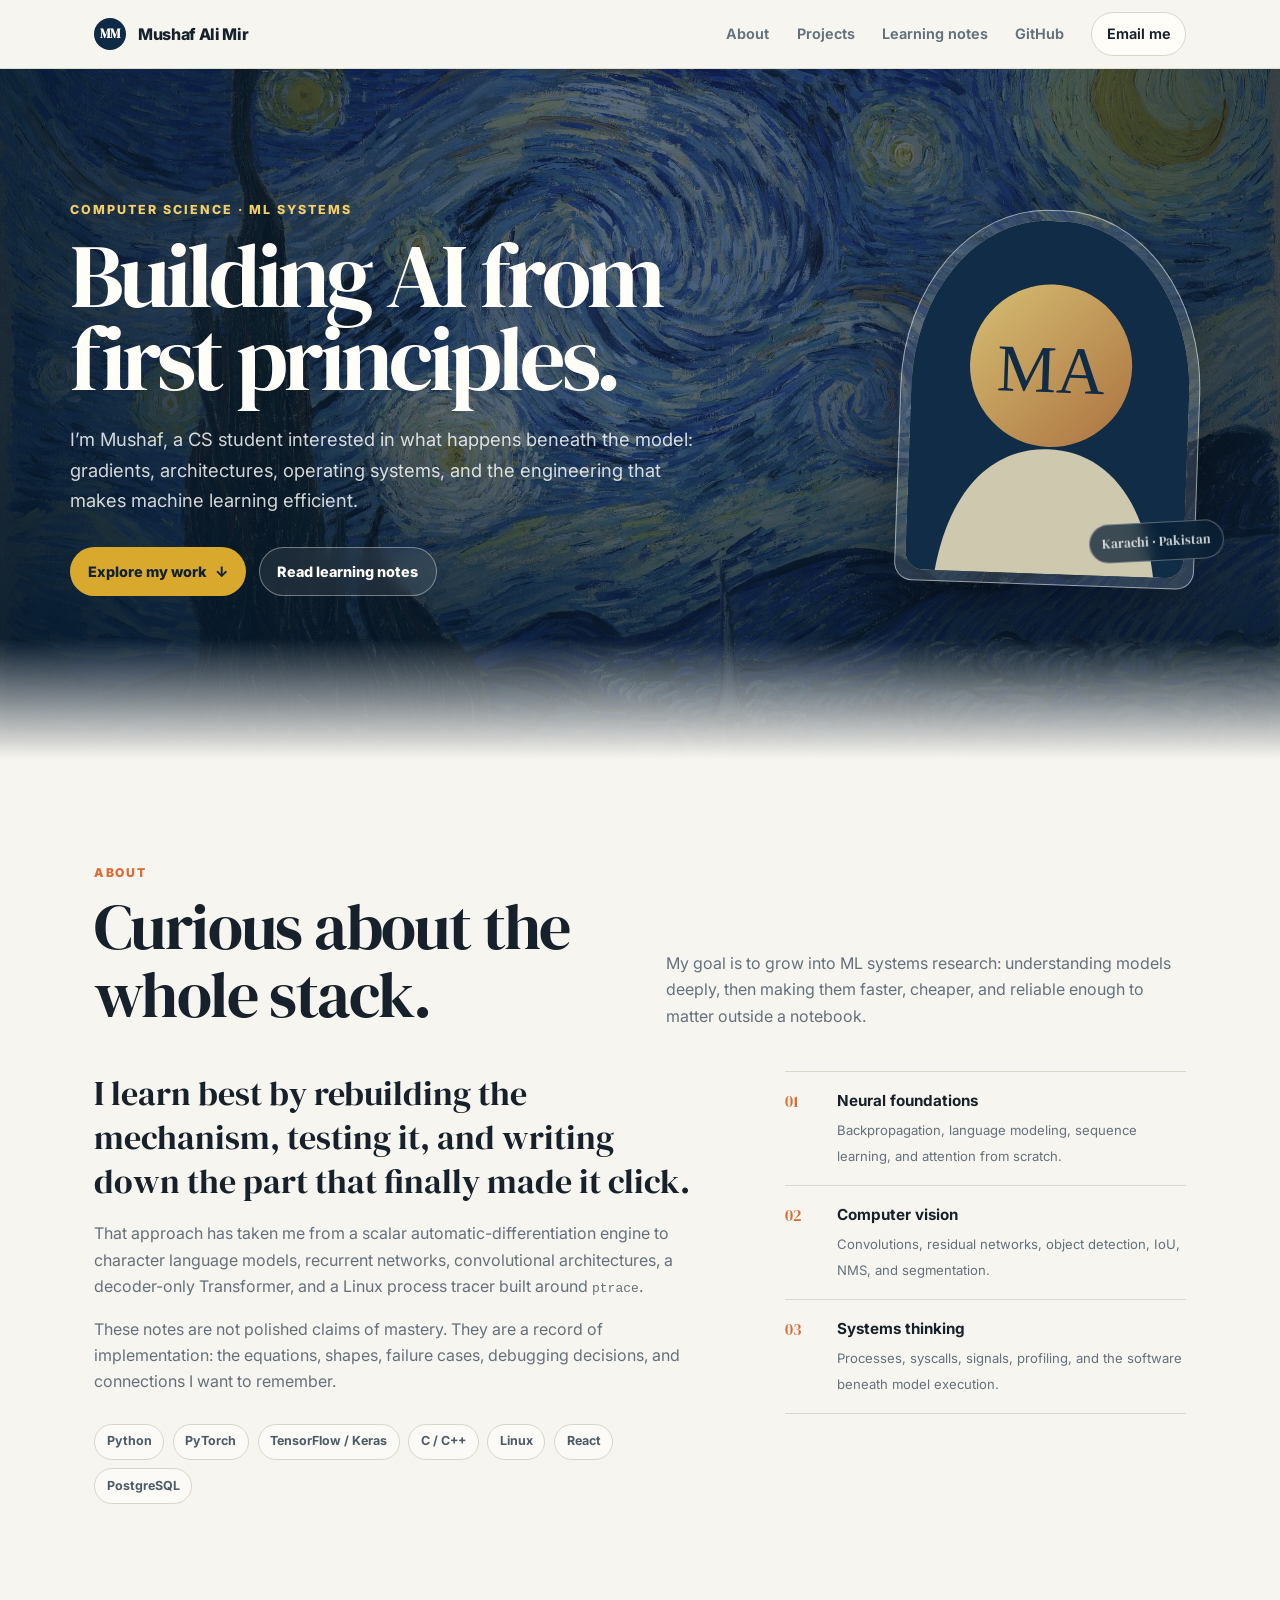
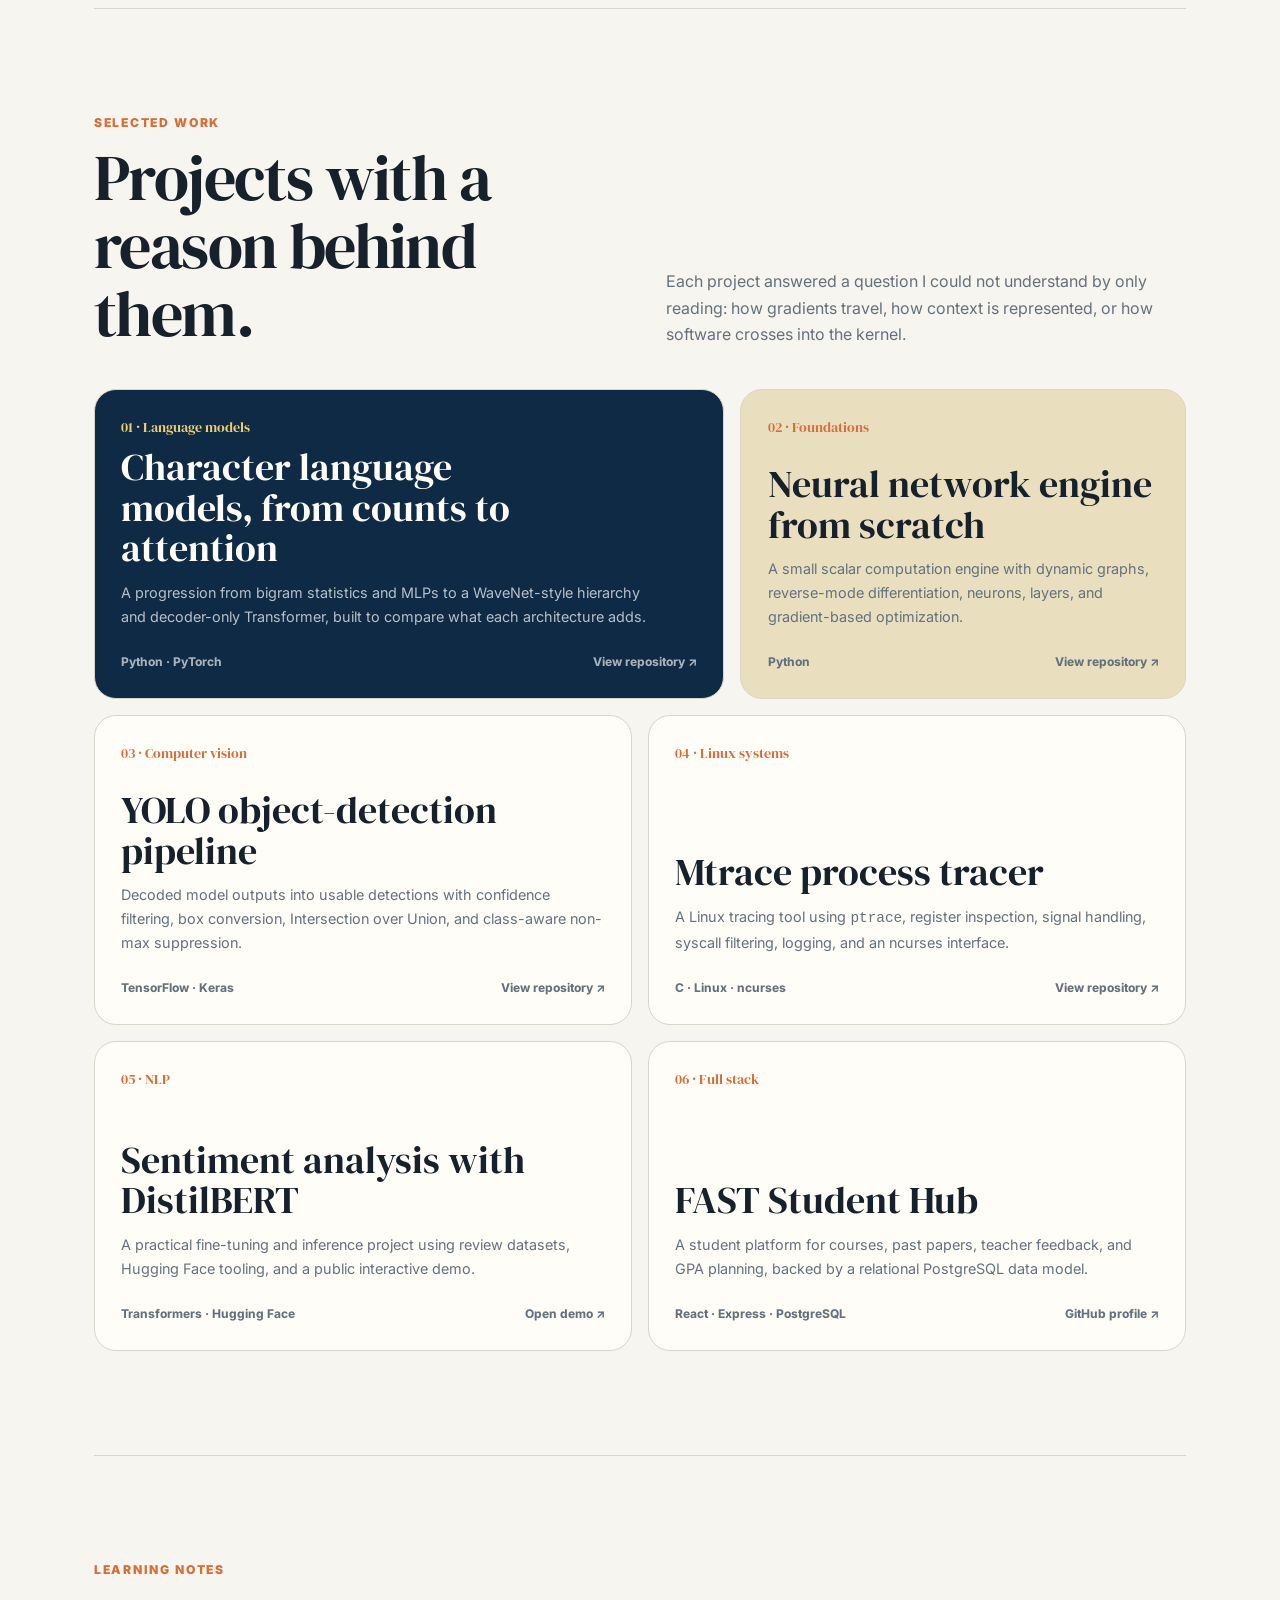
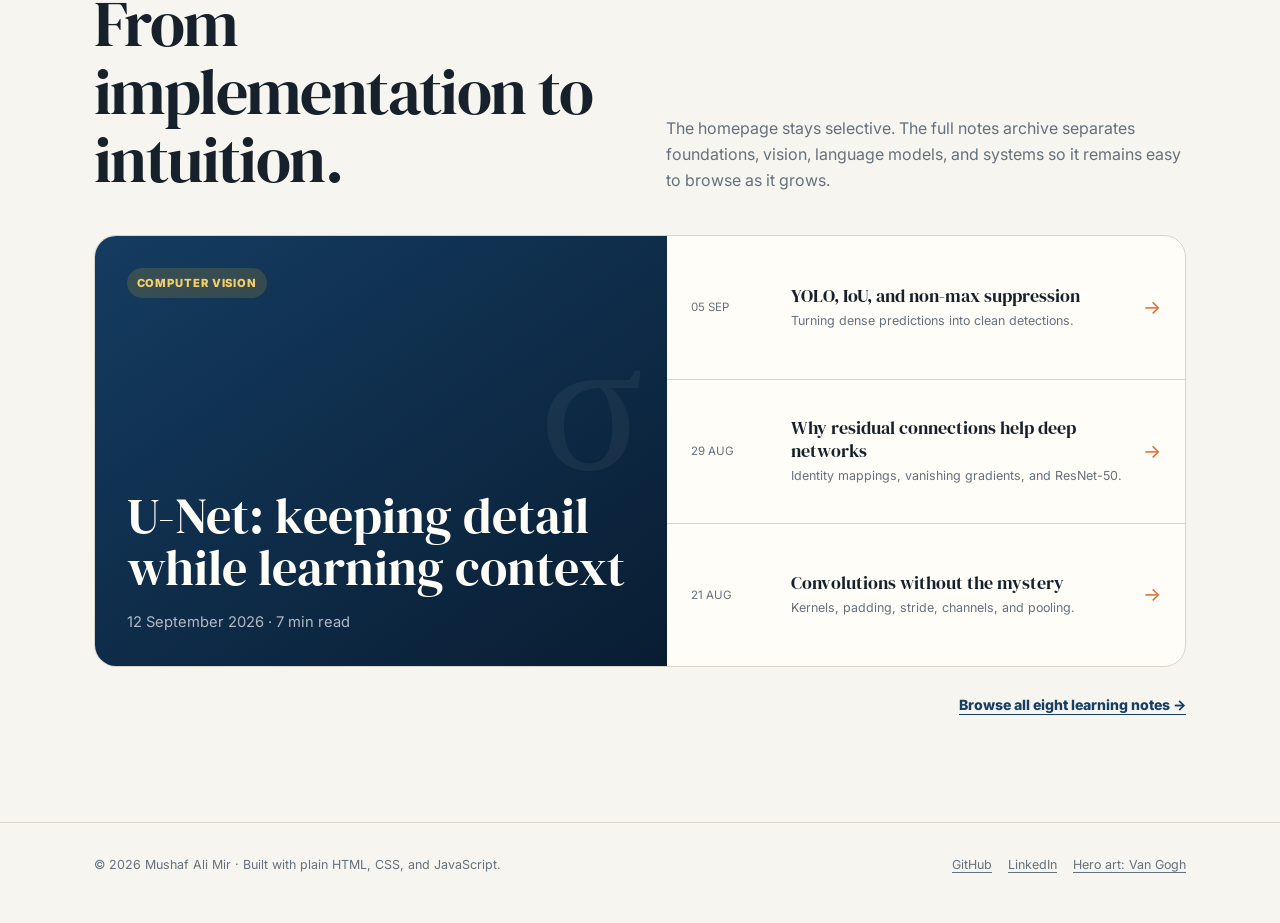
<file: index.html>
<!doctype html>
<html lang="en">
<head>
  <meta charset="utf-8">
  <meta name="viewport" content="width=device-width, initial-scale=1">
  <meta name="description" content="Mushaf Ali Mir — computer science student building toward ML systems research through neural networks, computer vision, and Linux systems projects.">
  <meta name="theme-color" content="#0e2a45">
  <title>Mushaf Ali Mir — ML Systems & Computer Science</title>
  <link rel="preconnect" href="https://fonts.googleapis.com">
  <link rel="preconnect" href="https://fonts.gstatic.com" crossorigin>
  <link href="https://fonts.googleapis.com/css2?family=DM+Serif+Display&family=Inter:wght@400;600;700;800&display=swap" rel="stylesheet">
  <link rel="stylesheet" href="style.css">
  <script src="script.js" defer></script>
</head>
<body>
  <a class="skip-link" href="#main">Skip to content</a>
  <header class="site-nav">
    <nav class="nav-inner" aria-label="Primary navigation">
      <a class="brand" href="index.html"><span class="brand-mark">MM</span><span>Mushaf Ali Mir</span></a>
      <button class="menu-button" type="button" aria-label="Open navigation" aria-expanded="false">☰</button>
      <div class="nav-links">
        <a href="#about">About</a>
        <a href="#projects">Projects</a>
        <a href="blog.html">Learning notes</a>
        <a href="https://github.com/RED-Mushaf-Ali-Mir" target="_blank" rel="noreferrer">GitHub</a>
        <a class="nav-cta" href="mailto:mushafalimir49@gmail.com">Email me</a>
      </div>
    </nav>
  </header>

  <main id="main">
    <section class="hero" aria-labelledby="hero-title">
      <div class="hero-content">
        <div>
          <p class="eyebrow">Computer Science · ML Systems</p>
          <h1 id="hero-title">Building AI from first principles.</h1>
          <p class="hero-copy">I’m Mushaf, a CS student interested in what happens beneath the model: gradients, architectures, operating systems, and the engineering that makes machine learning efficient.</p>
          <div class="hero-actions">
            <a class="button" href="#projects">Explore my work <span aria-hidden="true">↓</span></a>
            <a class="button secondary" href="blog.html">Read learning notes</a>
          </div>
        </div>
        <div class="portrait-wrap">
          <div class="portrait-frame">
            <img src="https://github.com/RED-Mushaf-Ali-Mir.png?size=800" alt="Mushaf Ali Mir" onerror="this.src='assets/profile-placeholder.svg'">
          </div>
          <p class="portrait-note">Karachi · Pakistan</p>
        </div>
      </div>
    </section>

    <div class="page">
      <section class="section" id="about">
        <div class="section-head">
          <div><p class="kicker">About</p><h2>Curious about the whole stack.</h2></div>
          <p class="section-intro">My goal is to grow into ML systems research: understanding models deeply, then making them faster, cheaper, and reliable enough to matter outside a notebook.</p>
        </div>
        <div class="about-grid">
          <div class="about-copy">
            <p class="lead">I learn best by rebuilding the mechanism, testing it, and writing down the part that finally made it click.</p>
            <p>That approach has taken me from a scalar automatic-differentiation engine to character language models, recurrent networks, convolutional architectures, a decoder-only Transformer, and a Linux process tracer built around <code>ptrace</code>.</p>
            <p>These notes are not polished claims of mastery. They are a record of implementation: the equations, shapes, failure cases, debugging decisions, and connections I want to remember.</p>
            <div class="skill-row" aria-label="Technologies">
              <span class="pill">Python</span><span class="pill">PyTorch</span><span class="pill">TensorFlow / Keras</span><span class="pill">C / C++</span><span class="pill">Linux</span><span class="pill">React</span><span class="pill">PostgreSQL</span>
            </div>
          </div>
          <ol class="focus-list">
            <li><span>01</span><div><strong>Neural foundations</strong><small>Backpropagation, language modeling, sequence learning, and attention from scratch.</small></div></li>
            <li><span>02</span><div><strong>Computer vision</strong><small>Convolutions, residual networks, object detection, IoU, NMS, and segmentation.</small></div></li>
            <li><span>03</span><div><strong>Systems thinking</strong><small>Processes, syscalls, signals, profiling, and the software beneath model execution.</small></div></li>
          </ol>
        </div>
      </section>

      <section class="section" id="projects">
        <div class="section-head">
          <div><p class="kicker">Selected work</p><h2>Projects with a reason behind them.</h2></div>
          <p class="section-intro">Each project answered a question I could not understand by only reading: how gradients travel, how context is represented, or how software crosses into the kernel.</p>
        </div>
        <div class="project-list">
          <article class="project-card">
            <span class="project-number">01 · Language models</span>
            <h3>Character language models, from counts to attention</h3>
            <p>A progression from bigram statistics and MLPs to a WaveNet-style hierarchy and decoder-only Transformer, built to compare what each architecture adds.</p>
            <div class="project-meta"><span>Python · PyTorch</span><a class="project-link" href="https://github.com/RED-Mushaf-Ali-Mir/character-language-models-from-scratch" target="_blank" rel="noreferrer">View repository ↗</a></div>
          </article>
          <article class="project-card">
            <span class="project-number">02 · Foundations</span>
            <h3>Neural network engine from scratch</h3>
            <p>A small scalar computation engine with dynamic graphs, reverse-mode differentiation, neurons, layers, and gradient-based optimization.</p>
            <div class="project-meta"><span>Python</span><a class="project-link" href="https://github.com/RED-Mushaf-Ali-Mir/Neural_Net_Implementation" target="_blank" rel="noreferrer">View repository ↗</a></div>
          </article>
          <article class="project-card">
            <span class="project-number">03 · Computer vision</span>
            <h3>YOLO object-detection pipeline</h3>
            <p>Decoded model outputs into usable detections with confidence filtering, box conversion, Intersection over Union, and class-aware non-max suppression.</p>
            <div class="project-meta"><span>TensorFlow · Keras</span><a class="project-link" href="https://github.com/RED-Mushaf-Ali-Mir/YOLO-TensorFlow-Object-Detection" target="_blank" rel="noreferrer">View repository ↗</a></div>
          </article>
          <article class="project-card">
            <span class="project-number">04 · Linux systems</span>
            <h3>Mtrace process tracer</h3>
            <p>A Linux tracing tool using <code>ptrace</code>, register inspection, signal handling, syscall filtering, logging, and an ncurses interface.</p>
            <div class="project-meta"><span>C · Linux · ncurses</span><a class="project-link" href="https://github.com/RED-Mushaf-Ali-Mir/Custom-Process-Tracer-With-Ptrace-Mtrace-" target="_blank" rel="noreferrer">View repository ↗</a></div>
          </article>
          <article class="project-card">
            <span class="project-number">05 · NLP</span>
            <h3>Sentiment analysis with DistilBERT</h3>
            <p>A practical fine-tuning and inference project using review datasets, Hugging Face tooling, and a public interactive demo.</p>
            <div class="project-meta"><span>Transformers · Hugging Face</span><a class="project-link" href="https://huggingface.co/spaces/RED-MARK" target="_blank" rel="noreferrer">Open demo ↗</a></div>
          </article>
          <article class="project-card">
            <span class="project-number">06 · Full stack</span>
            <h3>FAST Student Hub</h3>
            <p>A student platform for courses, past papers, teacher feedback, and GPA planning, backed by a relational PostgreSQL data model.</p>
            <div class="project-meta"><span>React · Express · PostgreSQL</span><a class="project-link" href="https://github.com/RED-Mushaf-Ali-Mir" target="_blank" rel="noreferrer">GitHub profile ↗</a></div>
          </article>
        </div>
      </section>

      <section class="section" id="notes">
        <div class="section-head">
          <div><p class="kicker">Learning notes</p><h2>From implementation to intuition.</h2></div>
          <p class="section-intro">The homepage stays selective. The full notes archive separates foundations, vision, language models, and systems so it remains easy to browse as it grows.</p>
        </div>
        <div class="blog-preview">
          <a class="featured-post" href="posts/unet.html">
            <span class="post-tag">Computer vision</span>
            <h3>U-Net: keeping detail while learning context</h3>
            <p>12 September 2026 · 7 min read</p>
          </a>
          <div class="post-list">
            <a class="post-row" href="posts/yolo.html"><span class="post-date">05 Sep</span><span><h3>YOLO, IoU, and non-max suppression</h3><p>Turning dense predictions into clean detections.</p></span><span class="arrow">→</span></a>
            <a class="post-row" href="posts/resnet.html"><span class="post-date">29 Aug</span><span><h3>Why residual connections help deep networks</h3><p>Identity mappings, vanishing gradients, and ResNet-50.</p></span><span class="arrow">→</span></a>
            <a class="post-row" href="posts/cnn-foundations.html"><span class="post-date">21 Aug</span><span><h3>Convolutions without the mystery</h3><p>Kernels, padding, stride, channels, and pooling.</p></span><span class="arrow">→</span></a>
          </div>
        </div>
        <div class="section-action"><a class="text-link" href="blog.html">Browse all eight learning notes →</a></div>
      </section>
    </div>
  </main>

  <footer class="site-footer">
    <div class="footer-inner">
      <span>© 2026 Mushaf Ali Mir · Built with plain HTML, CSS, and JavaScript.</span>
      <div class="footer-links"><a href="https://github.com/RED-Mushaf-Ali-Mir">GitHub</a><a href="https://www.linkedin.com/in/mushaf-ali-mir-6a32b6295">LinkedIn</a><a href="https://www.wikiart.org/en/vincent-van-gogh/the-starry-night-1889">Hero art: Van Gogh</a></div>
    </div>
  </footer>
</body>
</html>
</file>
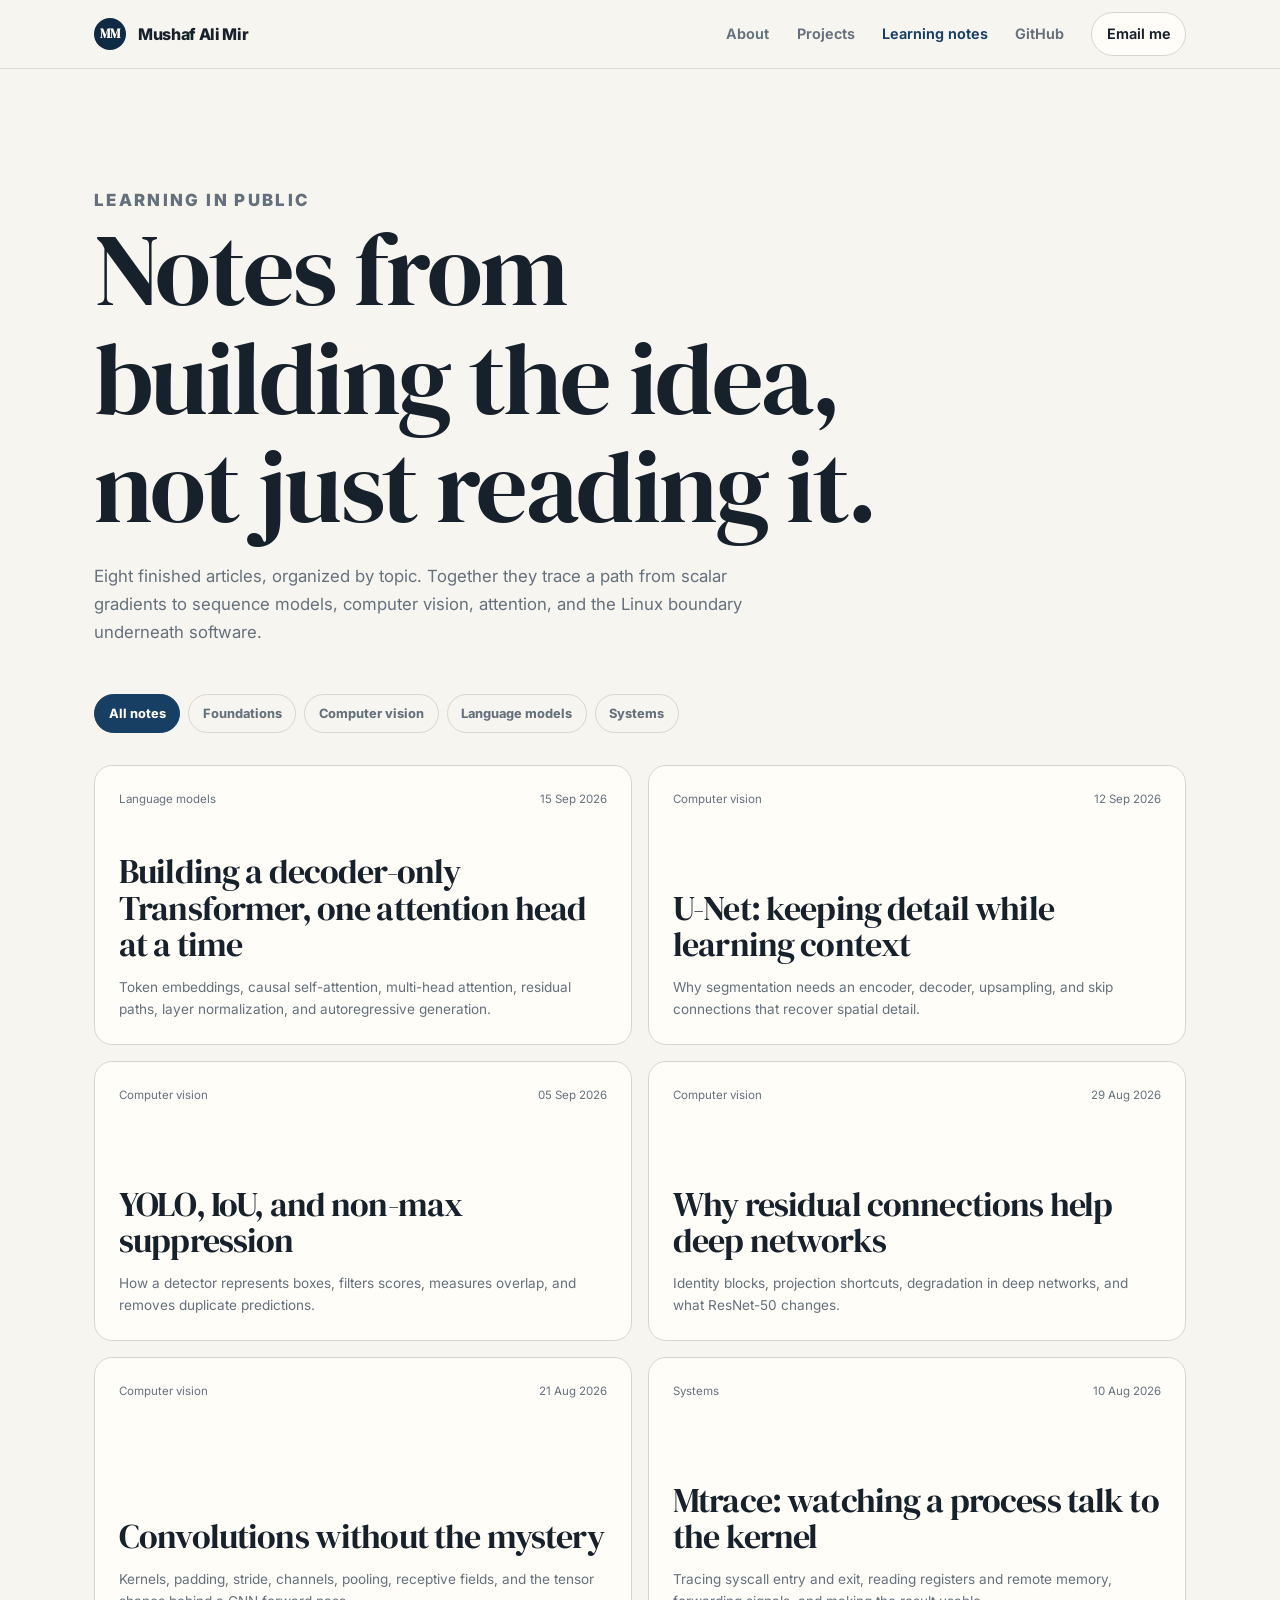
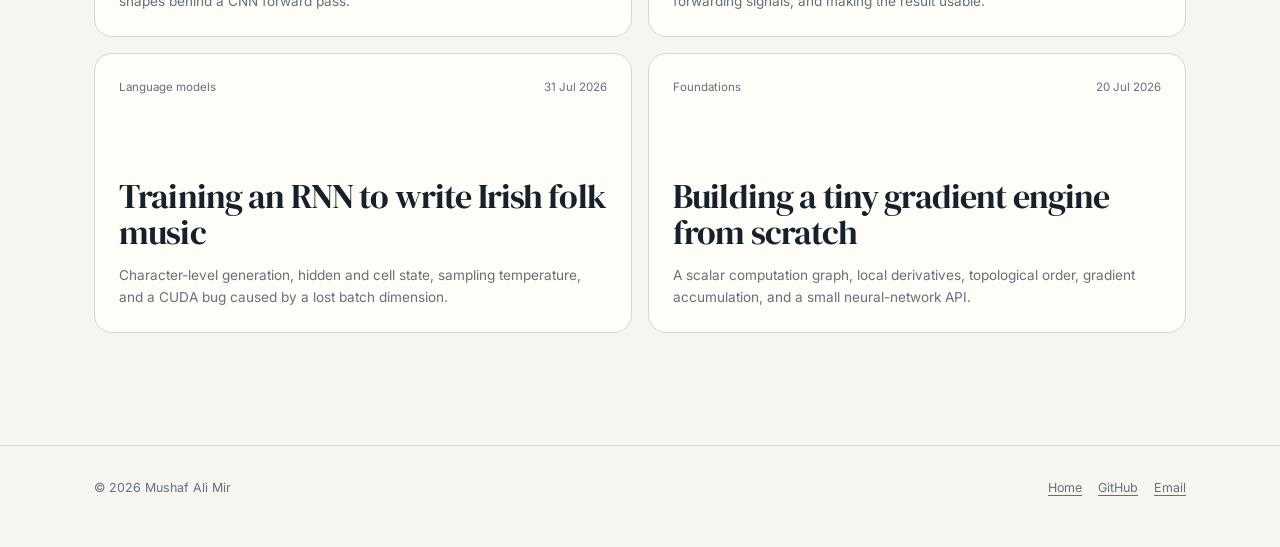
<file: blog.html>
<!doctype html>
<html lang="en">
<head>
  <meta charset="utf-8"><meta name="viewport" content="width=device-width, initial-scale=1">
  <meta name="description" content="Technical learning notes by Mushaf Ali Mir on neural networks, computer vision, language models, and Linux systems.">
  <title>Learning Notes — Mushaf Ali Mir</title>
  <link rel="preconnect" href="https://fonts.googleapis.com"><link rel="preconnect" href="https://fonts.gstatic.com" crossorigin>
  <link href="https://fonts.googleapis.com/css2?family=DM+Serif+Display&family=Inter:wght@400;600;700;800&display=swap" rel="stylesheet">
  <link rel="stylesheet" href="style.css"><script src="script.js" defer></script>
</head>
<body>
  <a class="skip-link" href="#main">Skip to content</a>
  <header class="site-nav"><nav class="nav-inner" aria-label="Primary navigation">
    <a class="brand" href="index.html"><span class="brand-mark">MM</span><span>Mushaf Ali Mir</span></a>
    <button class="menu-button" type="button" aria-label="Open navigation" aria-expanded="false">☰</button>
    <div class="nav-links"><a href="index.html#about">About</a><a href="index.html#projects">Projects</a><a href="blog.html" aria-current="page">Learning notes</a><a href="https://github.com/RED-Mushaf-Ali-Mir">GitHub</a><a class="nav-cta" href="mailto:mushafalimir49@gmail.com">Email me</a></div>
  </nav></header>
  <main id="main">
    <header class="notes-hero"><p class="kicker">Learning in public</p><h1 class="page-title">Notes from building the idea, not just reading it.</h1><p>Eight finished articles, organized by topic. Together they trace a path from scalar gradients to sequence models, computer vision, attention, and the Linux boundary underneath software.</p></header>
    <div class="filters" aria-label="Filter articles">
      <button class="filter active" type="button" data-filter="all">All notes</button>
      <button class="filter" type="button" data-filter="foundations">Foundations</button>
      <button class="filter" type="button" data-filter="vision">Computer vision</button>
      <button class="filter" type="button" data-filter="language">Language models</button>
      <button class="filter" type="button" data-filter="systems">Systems</button>
    </div>
    <section class="notes-grid" aria-label="Article list">
      <a class="note-card" data-topic="language" href="posts/transformer.html"><div class="meta"><span>Language models</span><time datetime="2026-09-15">15 Sep 2026</time></div><h2>Building a decoder-only Transformer, one attention head at a time</h2><p>Token embeddings, causal self-attention, multi-head attention, residual paths, layer normalization, and autoregressive generation.</p></a>
      <a class="note-card" data-topic="vision" href="posts/unet.html"><div class="meta"><span>Computer vision</span><time datetime="2026-09-12">12 Sep 2026</time></div><h2>U-Net: keeping detail while learning context</h2><p>Why segmentation needs an encoder, decoder, upsampling, and skip connections that recover spatial detail.</p></a>
      <a class="note-card" data-topic="vision" href="posts/yolo.html"><div class="meta"><span>Computer vision</span><time datetime="2026-09-05">05 Sep 2026</time></div><h2>YOLO, IoU, and non-max suppression</h2><p>How a detector represents boxes, filters scores, measures overlap, and removes duplicate predictions.</p></a>
      <a class="note-card" data-topic="vision" href="posts/resnet.html"><div class="meta"><span>Computer vision</span><time datetime="2026-08-29">29 Aug 2026</time></div><h2>Why residual connections help deep networks</h2><p>Identity blocks, projection shortcuts, degradation in deep networks, and what ResNet-50 changes.</p></a>
      <a class="note-card" data-topic="vision" href="posts/cnn-foundations.html"><div class="meta"><span>Computer vision</span><time datetime="2026-08-21">21 Aug 2026</time></div><h2>Convolutions without the mystery</h2><p>Kernels, padding, stride, channels, pooling, receptive fields, and the tensor shapes behind a CNN forward pass.</p></a>
      <a class="note-card" data-topic="systems" href="posts/mini-strace.html"><div class="meta"><span>Systems</span><time datetime="2026-08-10">10 Aug 2026</time></div><h2>Mtrace: watching a process talk to the kernel</h2><p>Tracing syscall entry and exit, reading registers and remote memory, forwarding signals, and making the result usable.</p></a>
      <a class="note-card" data-topic="language" href="posts/RNN-MusicGenerator.html"><div class="meta"><span>Language models</span><time datetime="2026-07-31">31 Jul 2026</time></div><h2>Training an RNN to write Irish folk music</h2><p>Character-level generation, hidden and cell state, sampling temperature, and a CUDA bug caused by a lost batch dimension.</p></a>
      <a class="note-card" data-topic="foundations" href="posts/micrograd.html"><div class="meta"><span>Foundations</span><time datetime="2026-07-20">20 Jul 2026</time></div><h2>Building a tiny gradient engine from scratch</h2><p>A scalar computation graph, local derivatives, topological order, gradient accumulation, and a small neural-network API.</p></a>
    </section>
  </main>
  <footer class="site-footer"><div class="footer-inner"><span>© 2026 Mushaf Ali Mir</span><div class="footer-links"><a href="index.html">Home</a><a href="https://github.com/RED-Mushaf-Ali-Mir">GitHub</a><a href="mailto:mushafalimir49@gmail.com">Email</a></div></div></footer>
</body>
</html>
</file>
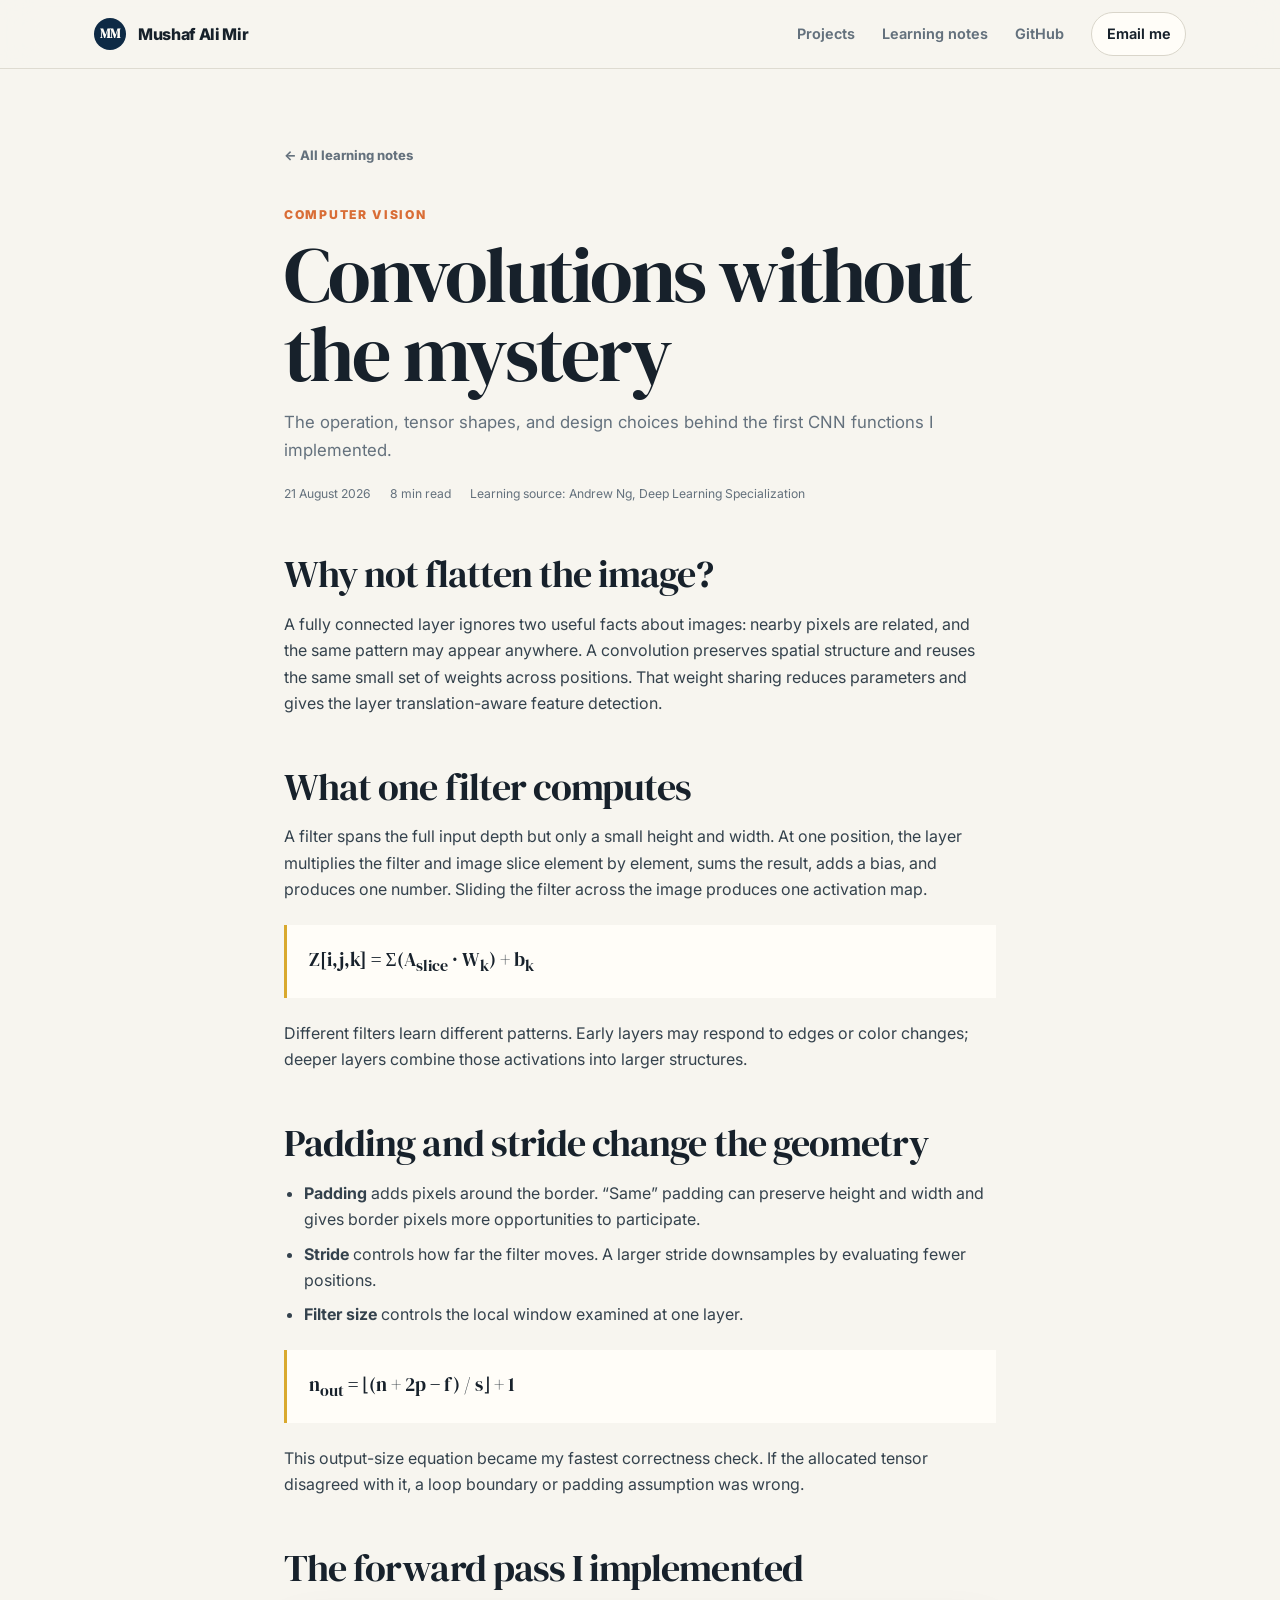
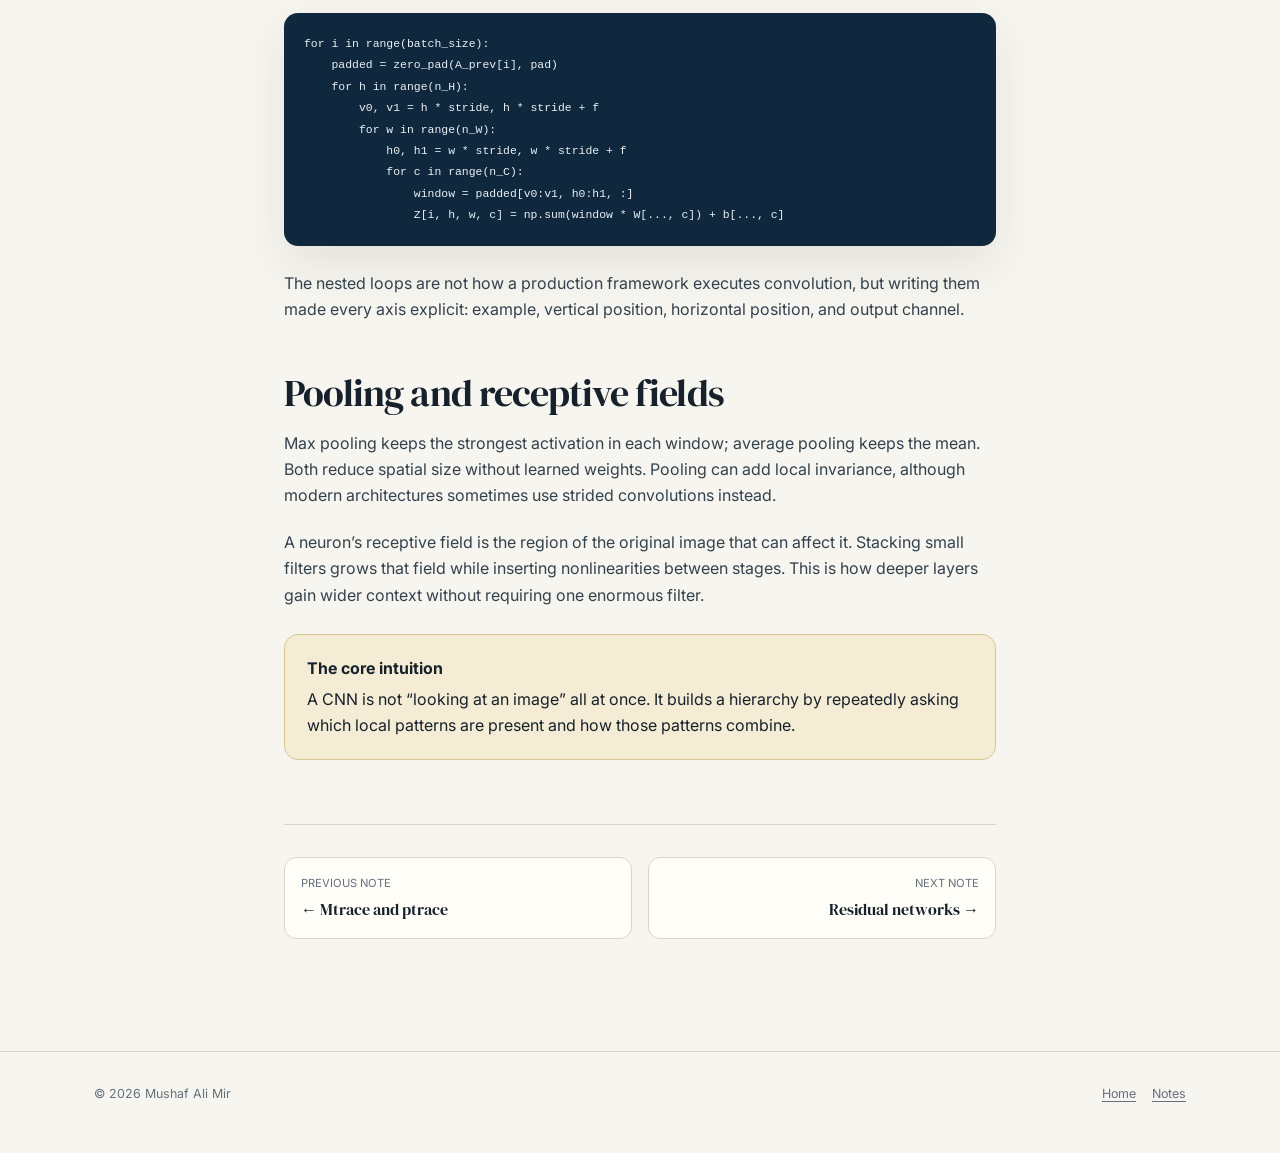
<file: posts/cnn-foundations.html>
<!doctype html><html lang="en"><head><meta charset="utf-8"><meta name="viewport" content="width=device-width, initial-scale=1"><meta name="description" content="CNN foundations: convolution, padding, stride, channels, pooling, receptive fields, and tensor shapes."><title>Convolutions without the mystery — Mushaf Ali Mir</title><link rel="preconnect" href="https://fonts.googleapis.com"><link rel="preconnect" href="https://fonts.gstatic.com" crossorigin><link href="https://fonts.googleapis.com/css2?family=DM+Serif+Display&family=Inter:wght@400;600;700;800&display=swap" rel="stylesheet"><link rel="stylesheet" href="../style.css"><script src="../script.js" defer></script></head>
<body><header class="site-nav"><nav class="nav-inner"><a class="brand" href="../index.html"><span class="brand-mark">MM</span><span>Mushaf Ali Mir</span></a><button class="menu-button" type="button" aria-label="Open navigation" aria-expanded="false">☰</button><div class="nav-links"><a href="../index.html#projects">Projects</a><a href="../blog.html">Learning notes</a><a href="https://github.com/RED-Mushaf-Ali-Mir">GitHub</a><a class="nav-cta" href="mailto:mushafalimir49@gmail.com">Email me</a></div></nav></header>
<main class="article-shell"><a class="back-link" href="../blog.html">← All learning notes</a><article><header class="article-header"><p class="kicker">Computer vision</p><h1>Convolutions without the mystery</h1><p class="article-deck">The operation, tensor shapes, and design choices behind the first CNN functions I implemented.</p><div class="article-meta"><time datetime="2026-08-21">21 August 2026</time><span>8 min read</span><span>Learning source: Andrew Ng, Deep Learning Specialization</span></div></header>
<div class="article-body"><h2>Why not flatten the image?</h2><p>A fully connected layer ignores two useful facts about images: nearby pixels are related, and the same pattern may appear anywhere. A convolution preserves spatial structure and reuses the same small set of weights across positions. That weight sharing reduces parameters and gives the layer translation-aware feature detection.</p>
<h2>What one filter computes</h2><p>A filter spans the full input depth but only a small height and width. At one position, the layer multiplies the filter and image slice element by element, sums the result, adds a bias, and produces one number. Sliding the filter across the image produces one activation map.</p><div class="formula">Z[i,j,k] = Σ(A<sub>slice</sub> · W<sub>k</sub>) + b<sub>k</sub></div><p>Different filters learn different patterns. Early layers may respond to edges or color changes; deeper layers combine those activations into larger structures.</p>
<h2>Padding and stride change the geometry</h2><ul><li><strong>Padding</strong> adds pixels around the border. “Same” padding can preserve height and width and gives border pixels more opportunities to participate.</li><li><strong>Stride</strong> controls how far the filter moves. A larger stride downsamples by evaluating fewer positions.</li><li><strong>Filter size</strong> controls the local window examined at one layer.</li></ul><div class="formula">n<sub>out</sub> = ⌊(n + 2p − f) / s⌋ + 1</div><p>This output-size equation became my fastest correctness check. If the allocated tensor disagreed with it, a loop boundary or padding assumption was wrong.</p>
<h2>The forward pass I implemented</h2><pre><code>for i in range(batch_size):
    padded = zero_pad(A_prev[i], pad)
    for h in range(n_H):
        v0, v1 = h * stride, h * stride + f
        for w in range(n_W):
            h0, h1 = w * stride, w * stride + f
            for c in range(n_C):
                window = padded[v0:v1, h0:h1, :]
                Z[i, h, w, c] = np.sum(window * W[..., c]) + b[..., c]</code></pre><p>The nested loops are not how a production framework executes convolution, but writing them made every axis explicit: example, vertical position, horizontal position, and output channel.</p>
<h2>Pooling and receptive fields</h2><p>Max pooling keeps the strongest activation in each window; average pooling keeps the mean. Both reduce spatial size without learned weights. Pooling can add local invariance, although modern architectures sometimes use strided convolutions instead.</p><p>A neuron’s receptive field is the region of the original image that can affect it. Stacking small filters grows that field while inserting nonlinearities between stages. This is how deeper layers gain wider context without requiring one enormous filter.</p>
<div class="callout"><strong>The core intuition</strong>A CNN is not “looking at an image” all at once. It builds a hierarchy by repeatedly asking which local patterns are present and how those patterns combine.</div>
<nav class="article-nav"><a href="mini-strace.html"><small>Previous note</small><strong>← Mtrace and ptrace</strong></a><a href="resnet.html"><small>Next note</small><strong>Residual networks →</strong></a></nav></div></article></main><footer class="site-footer"><div class="footer-inner"><span>© 2026 Mushaf Ali Mir</span><div class="footer-links"><a href="../index.html">Home</a><a href="../blog.html">Notes</a></div></div></footer></body></html>
</file>
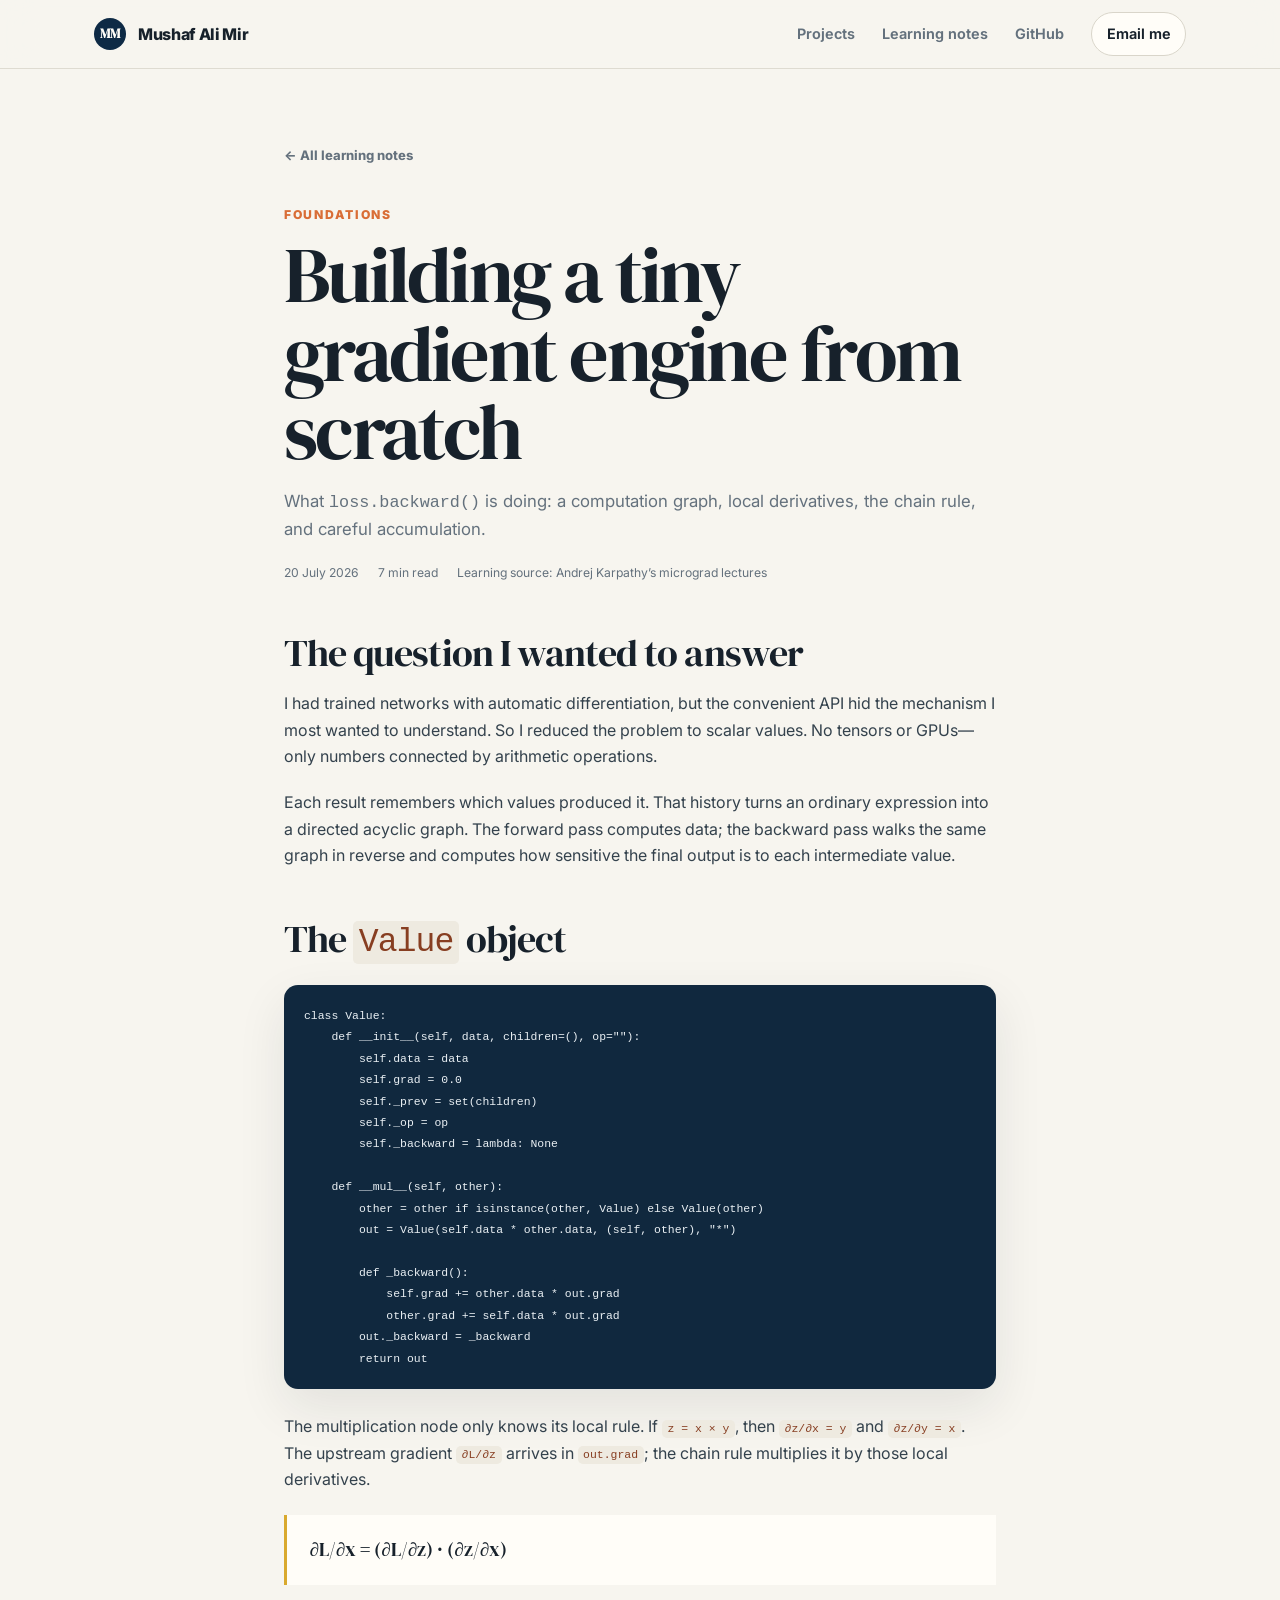
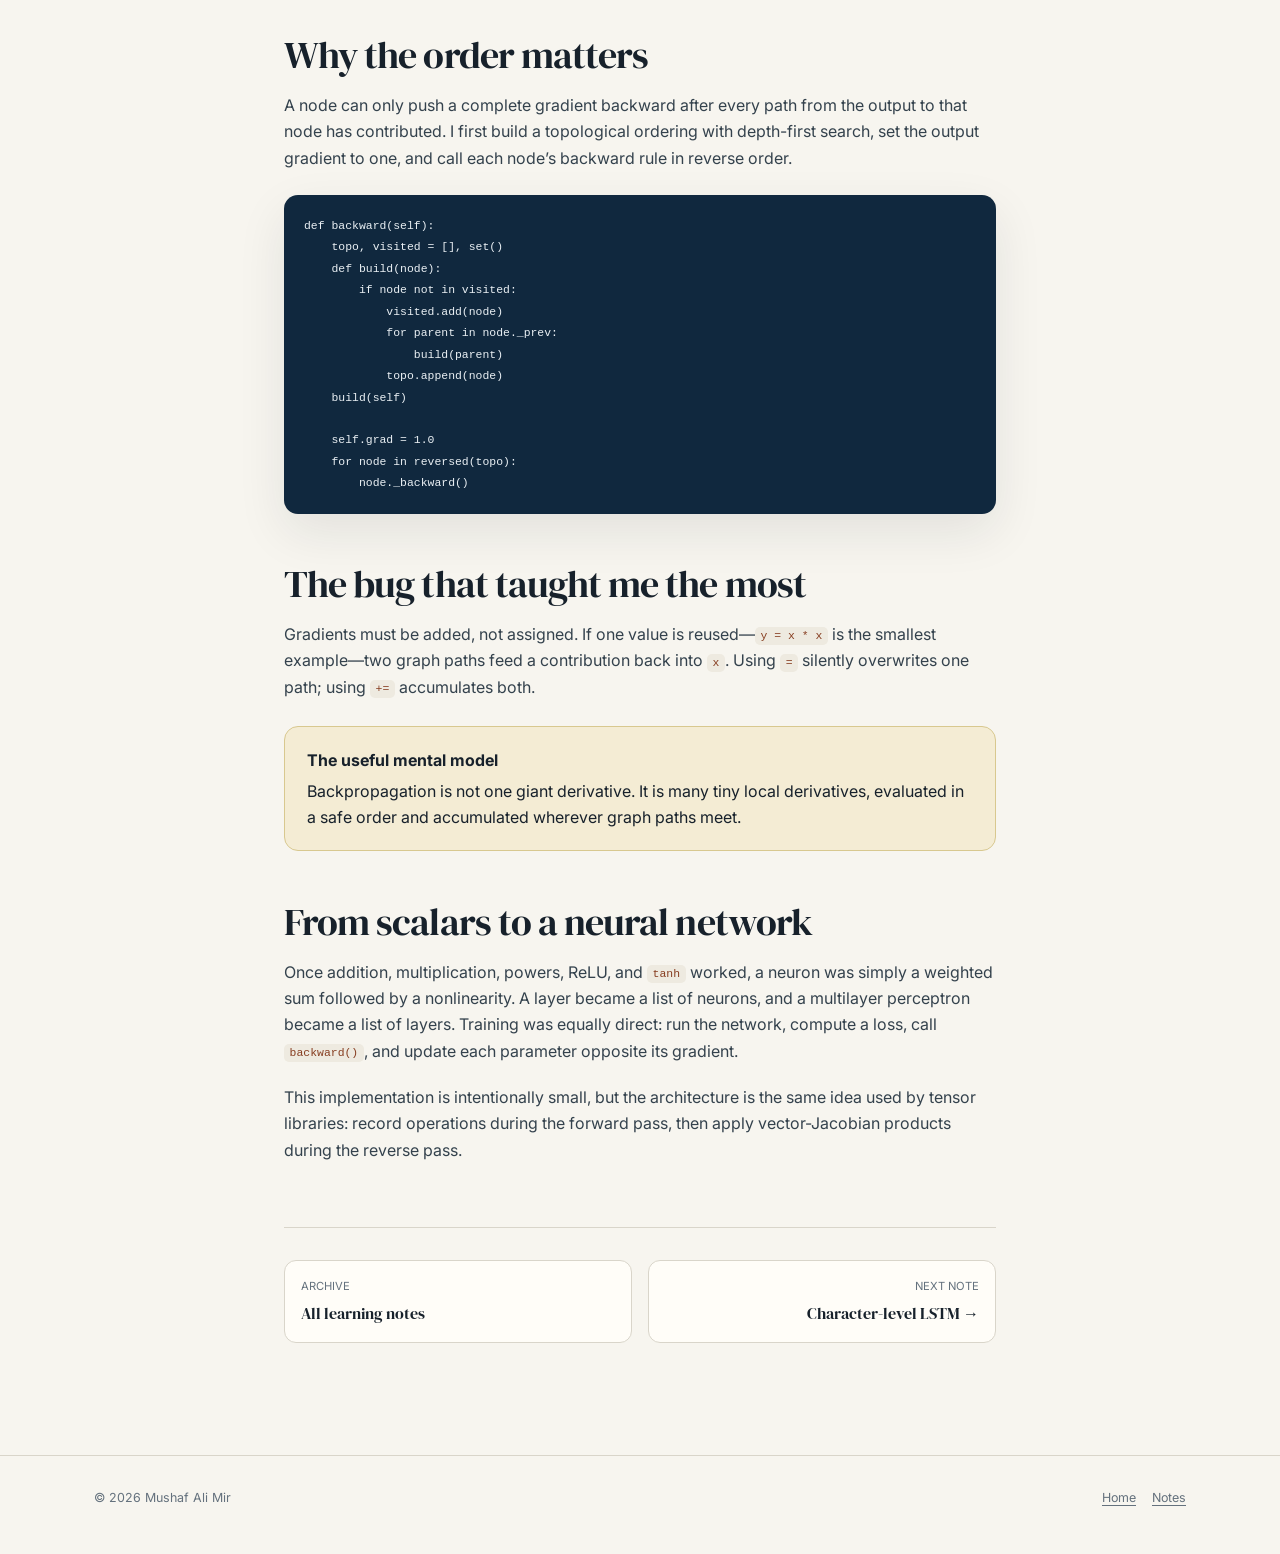
<file: posts/micrograd.html>
<!doctype html><html lang="en"><head><meta charset="utf-8"><meta name="viewport" content="width=device-width, initial-scale=1"><meta name="description" content="A practical explanation of reverse-mode automatic differentiation through a tiny scalar engine."><title>Building a tiny gradient engine — Mushaf Ali Mir</title><link rel="preconnect" href="https://fonts.googleapis.com"><link rel="preconnect" href="https://fonts.gstatic.com" crossorigin><link href="https://fonts.googleapis.com/css2?family=DM+Serif+Display&family=Inter:wght@400;600;700;800&display=swap" rel="stylesheet"><link rel="stylesheet" href="../style.css"><script src="../script.js" defer></script></head>
<body><header class="site-nav"><nav class="nav-inner"><a class="brand" href="../index.html"><span class="brand-mark">MM</span><span>Mushaf Ali Mir</span></a><button class="menu-button" type="button" aria-label="Open navigation" aria-expanded="false">☰</button><div class="nav-links"><a href="../index.html#projects">Projects</a><a href="../blog.html">Learning notes</a><a href="https://github.com/RED-Mushaf-Ali-Mir">GitHub</a><a class="nav-cta" href="mailto:mushafalimir49@gmail.com">Email me</a></div></nav></header>
<main class="article-shell"><a class="back-link" href="../blog.html">← All learning notes</a><article><header class="article-header"><p class="kicker">Foundations</p><h1>Building a tiny gradient engine from scratch</h1><p class="article-deck">What <code>loss.backward()</code> is doing: a computation graph, local derivatives, the chain rule, and careful accumulation.</p><div class="article-meta"><time datetime="2026-07-20">20 July 2026</time><span>7 min read</span><span>Learning source: Andrej Karpathy’s micrograd lectures</span></div></header>
<div class="article-body"><h2>The question I wanted to answer</h2><p>I had trained networks with automatic differentiation, but the convenient API hid the mechanism I most wanted to understand. So I reduced the problem to scalar values. No tensors or GPUs—only numbers connected by arithmetic operations.</p><p>Each result remembers which values produced it. That history turns an ordinary expression into a directed acyclic graph. The forward pass computes data; the backward pass walks the same graph in reverse and computes how sensitive the final output is to each intermediate value.</p>
<h2>The <code>Value</code> object</h2><pre><code>class Value:
    def __init__(self, data, children=(), op=""):
        self.data = data
        self.grad = 0.0
        self._prev = set(children)
        self._op = op
        self._backward = lambda: None

    def __mul__(self, other):
        other = other if isinstance(other, Value) else Value(other)
        out = Value(self.data * other.data, (self, other), "*")

        def _backward():
            self.grad += other.data * out.grad
            other.grad += self.data * out.grad
        out._backward = _backward
        return out</code></pre><p>The multiplication node only knows its local rule. If <code>z = x × y</code>, then <code>∂z/∂x = y</code> and <code>∂z/∂y = x</code>. The upstream gradient <code>∂L/∂z</code> arrives in <code>out.grad</code>; the chain rule multiplies it by those local derivatives.</p>
<div class="formula">∂L/∂x = (∂L/∂z) · (∂z/∂x)</div>
<h2>Why the order matters</h2><p>A node can only push a complete gradient backward after every path from the output to that node has contributed. I first build a topological ordering with depth-first search, set the output gradient to one, and call each node’s backward rule in reverse order.</p><pre><code>def backward(self):
    topo, visited = [], set()
    def build(node):
        if node not in visited:
            visited.add(node)
            for parent in node._prev:
                build(parent)
            topo.append(node)
    build(self)

    self.grad = 1.0
    for node in reversed(topo):
        node._backward()</code></pre>
<h2>The bug that taught me the most</h2><p>Gradients must be added, not assigned. If one value is reused—<code>y = x * x</code> is the smallest example—two graph paths feed a contribution back into <code>x</code>. Using <code>=</code> silently overwrites one path; using <code>+=</code> accumulates both.</p><div class="callout"><strong>The useful mental model</strong>Backpropagation is not one giant derivative. It is many tiny local derivatives, evaluated in a safe order and accumulated wherever graph paths meet.</div>
<h2>From scalars to a neural network</h2><p>Once addition, multiplication, powers, ReLU, and <code>tanh</code> worked, a neuron was simply a weighted sum followed by a nonlinearity. A layer became a list of neurons, and a multilayer perceptron became a list of layers. Training was equally direct: run the network, compute a loss, call <code>backward()</code>, and update each parameter opposite its gradient.</p><p>This implementation is intentionally small, but the architecture is the same idea used by tensor libraries: record operations during the forward pass, then apply vector-Jacobian products during the reverse pass.</p>
<nav class="article-nav"><a href="../blog.html"><small>Archive</small><strong>All learning notes</strong></a><a href="RNN-MusicGenerator.html"><small>Next note</small><strong>Character-level LSTM →</strong></a></nav></div></article></main><footer class="site-footer"><div class="footer-inner"><span>© 2026 Mushaf Ali Mir</span><div class="footer-links"><a href="../index.html">Home</a><a href="../blog.html">Notes</a></div></div></footer></body></html>
</file>
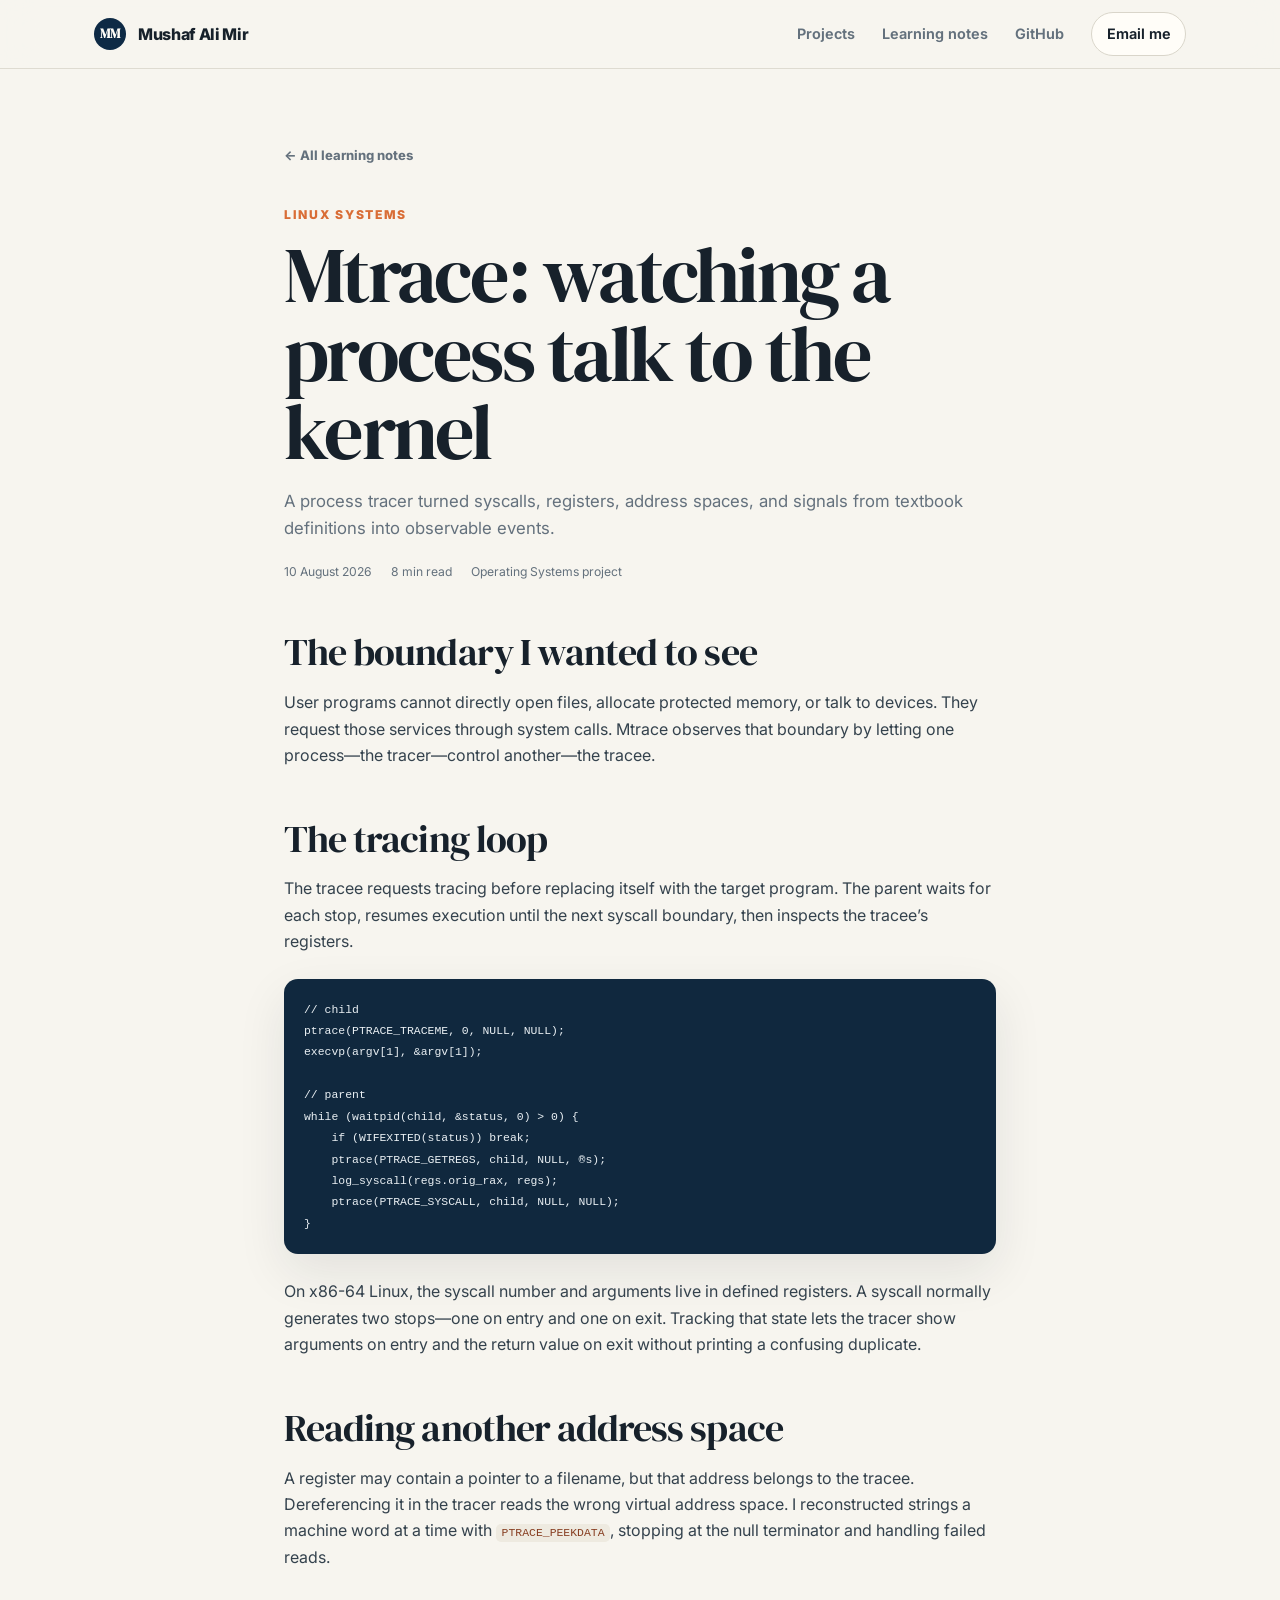
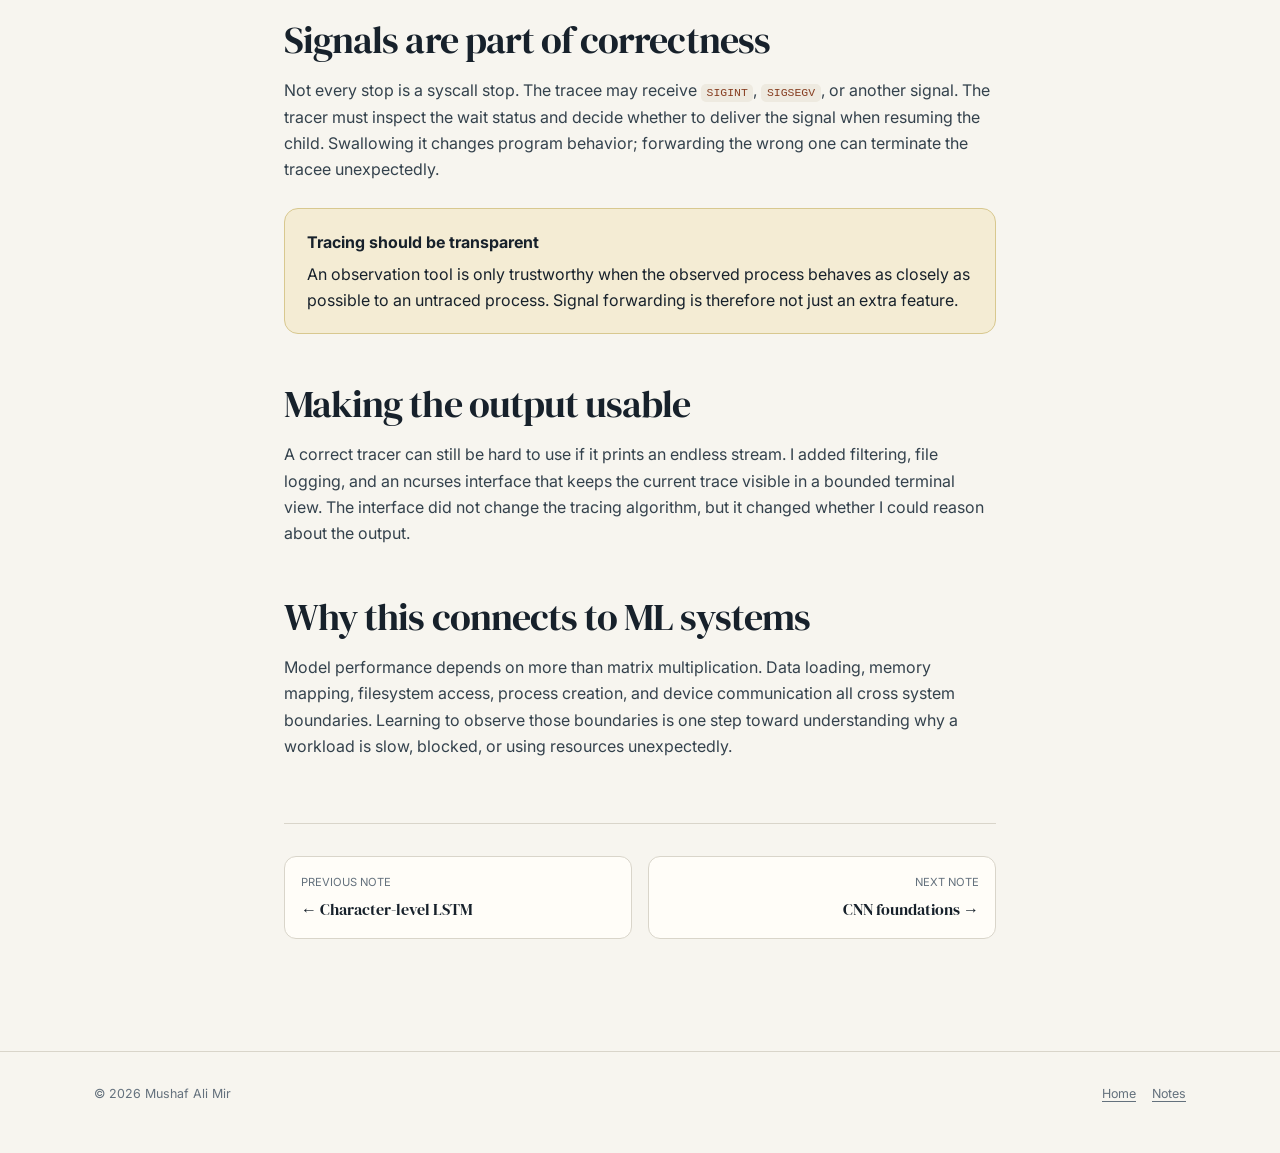
<file: posts/mini-strace.html>
<!doctype html><html lang="en"><head><meta charset="utf-8"><meta name="viewport" content="width=device-width, initial-scale=1"><meta name="description" content="Building a Linux process tracer with ptrace, register inspection, signal handling, and ncurses."><title>Mtrace: watching a process talk to the kernel — Mushaf Ali Mir</title><link rel="preconnect" href="https://fonts.googleapis.com"><link rel="preconnect" href="https://fonts.gstatic.com" crossorigin><link href="https://fonts.googleapis.com/css2?family=DM+Serif+Display&family=Inter:wght@400;600;700;800&display=swap" rel="stylesheet"><link rel="stylesheet" href="../style.css"><script src="../script.js" defer></script></head>
<body><header class="site-nav"><nav class="nav-inner"><a class="brand" href="../index.html"><span class="brand-mark">MM</span><span>Mushaf Ali Mir</span></a><button class="menu-button" type="button" aria-label="Open navigation" aria-expanded="false">☰</button><div class="nav-links"><a href="../index.html#projects">Projects</a><a href="../blog.html">Learning notes</a><a href="https://github.com/RED-Mushaf-Ali-Mir">GitHub</a><a class="nav-cta" href="mailto:mushafalimir49@gmail.com">Email me</a></div></nav></header>
<main class="article-shell"><a class="back-link" href="../blog.html">← All learning notes</a><article><header class="article-header"><p class="kicker">Linux systems</p><h1>Mtrace: watching a process talk to the kernel</h1><p class="article-deck">A process tracer turned syscalls, registers, address spaces, and signals from textbook definitions into observable events.</p><div class="article-meta"><time datetime="2026-08-10">10 August 2026</time><span>8 min read</span><span>Operating Systems project</span></div></header>
<div class="article-body"><h2>The boundary I wanted to see</h2><p>User programs cannot directly open files, allocate protected memory, or talk to devices. They request those services through system calls. Mtrace observes that boundary by letting one process—the tracer—control another—the tracee.</p><h2>The tracing loop</h2><p>The tracee requests tracing before replacing itself with the target program. The parent waits for each stop, resumes execution until the next syscall boundary, then inspects the tracee’s registers.</p><pre><code>// child
ptrace(PTRACE_TRACEME, 0, NULL, NULL);
execvp(argv[1], &argv[1]);

// parent
while (waitpid(child, &status, 0) > 0) {
    if (WIFEXITED(status)) break;
    ptrace(PTRACE_GETREGS, child, NULL, &regs);
    log_syscall(regs.orig_rax, regs);
    ptrace(PTRACE_SYSCALL, child, NULL, NULL);
}</code></pre><p>On x86-64 Linux, the syscall number and arguments live in defined registers. A syscall normally generates two stops—one on entry and one on exit. Tracking that state lets the tracer show arguments on entry and the return value on exit without printing a confusing duplicate.</p>
<h2>Reading another address space</h2><p>A register may contain a pointer to a filename, but that address belongs to the tracee. Dereferencing it in the tracer reads the wrong virtual address space. I reconstructed strings a machine word at a time with <code>PTRACE_PEEKDATA</code>, stopping at the null terminator and handling failed reads.</p>
<h2>Signals are part of correctness</h2><p>Not every stop is a syscall stop. The tracee may receive <code>SIGINT</code>, <code>SIGSEGV</code>, or another signal. The tracer must inspect the wait status and decide whether to deliver the signal when resuming the child. Swallowing it changes program behavior; forwarding the wrong one can terminate the tracee unexpectedly.</p><div class="callout"><strong>Tracing should be transparent</strong>An observation tool is only trustworthy when the observed process behaves as closely as possible to an untraced process. Signal forwarding is therefore not just an extra feature.</div>
<h2>Making the output usable</h2><p>A correct tracer can still be hard to use if it prints an endless stream. I added filtering, file logging, and an ncurses interface that keeps the current trace visible in a bounded terminal view. The interface did not change the tracing algorithm, but it changed whether I could reason about the output.</p>
<h2>Why this connects to ML systems</h2><p>Model performance depends on more than matrix multiplication. Data loading, memory mapping, filesystem access, process creation, and device communication all cross system boundaries. Learning to observe those boundaries is one step toward understanding why a workload is slow, blocked, or using resources unexpectedly.</p>
<nav class="article-nav"><a href="RNN-MusicGenerator.html"><small>Previous note</small><strong>← Character-level LSTM</strong></a><a href="cnn-foundations.html"><small>Next note</small><strong>CNN foundations →</strong></a></nav></div></article></main><footer class="site-footer"><div class="footer-inner"><span>© 2026 Mushaf Ali Mir</span><div class="footer-links"><a href="../index.html">Home</a><a href="../blog.html">Notes</a></div></div></footer></body></html>
</file>
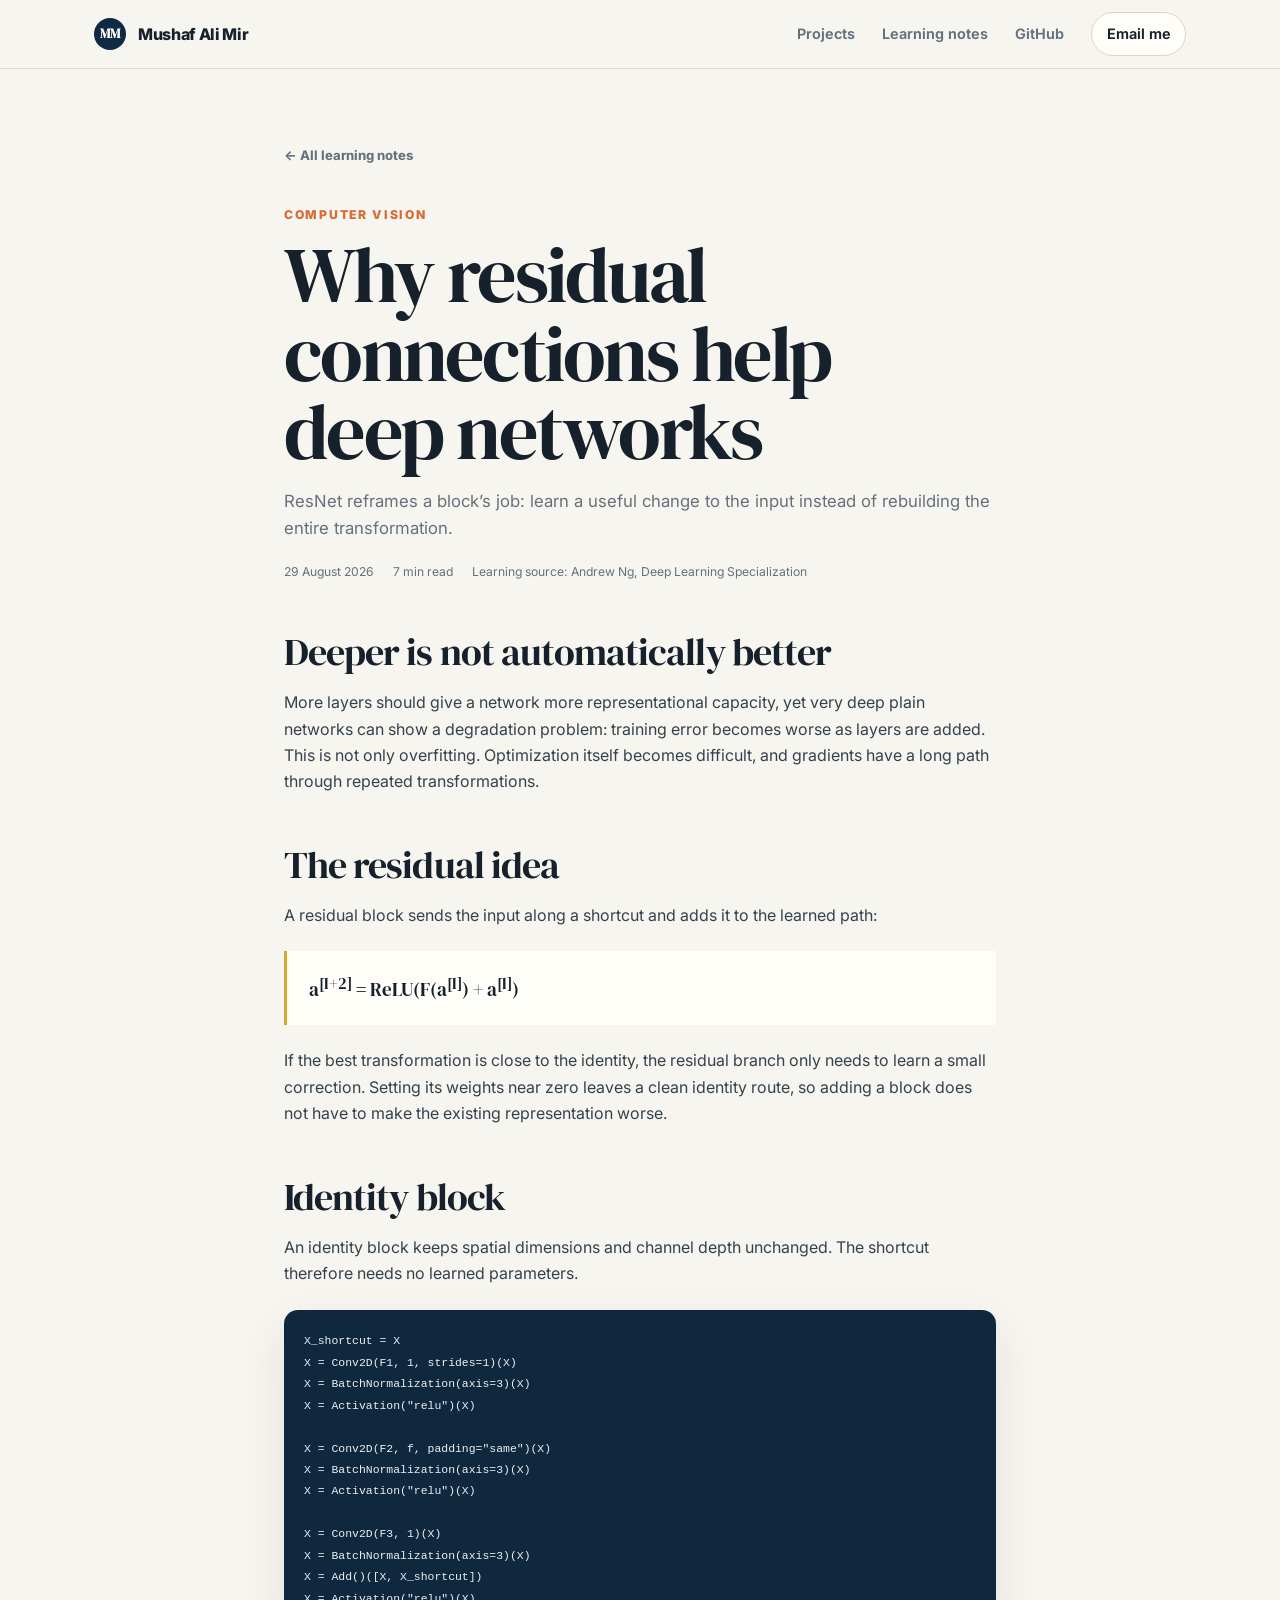
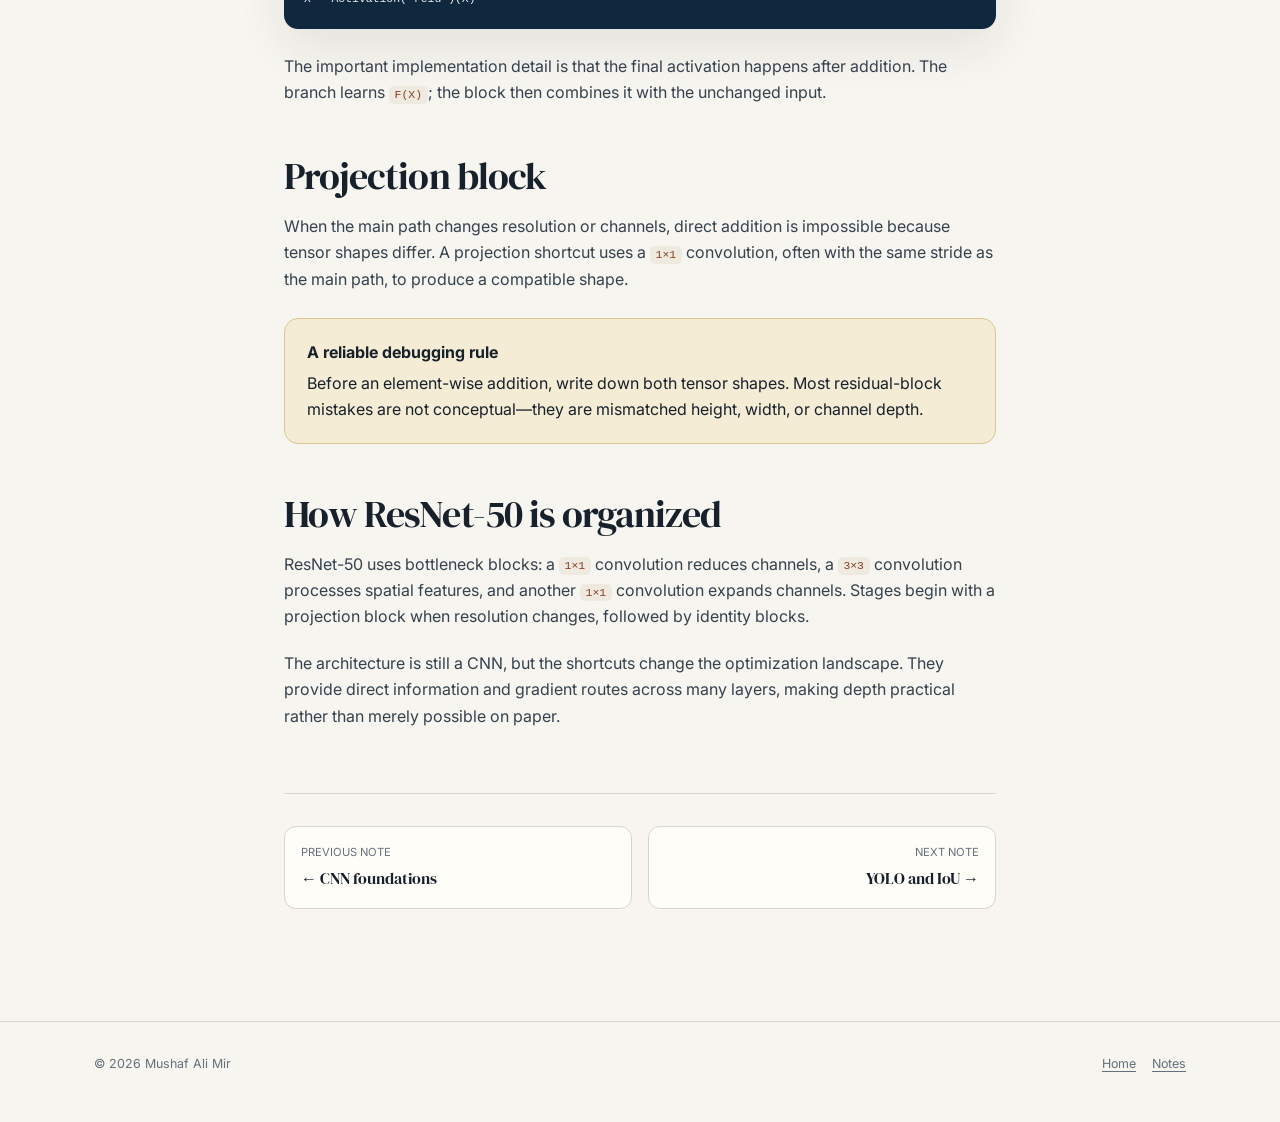
<file: posts/resnet.html>
<!doctype html><html lang="en"><head><meta charset="utf-8"><meta name="viewport" content="width=device-width, initial-scale=1"><meta name="description" content="Residual networks, identity blocks, projection shortcuts, and ResNet-50 explained from implementation."><title>Why residual connections help deep networks — Mushaf Ali Mir</title><link rel="preconnect" href="https://fonts.googleapis.com"><link rel="preconnect" href="https://fonts.gstatic.com" crossorigin><link href="https://fonts.googleapis.com/css2?family=DM+Serif+Display&family=Inter:wght@400;600;700;800&display=swap" rel="stylesheet"><link rel="stylesheet" href="../style.css"><script src="../script.js" defer></script></head>
<body><header class="site-nav"><nav class="nav-inner"><a class="brand" href="../index.html"><span class="brand-mark">MM</span><span>Mushaf Ali Mir</span></a><button class="menu-button" type="button" aria-label="Open navigation" aria-expanded="false">☰</button><div class="nav-links"><a href="../index.html#projects">Projects</a><a href="../blog.html">Learning notes</a><a href="https://github.com/RED-Mushaf-Ali-Mir">GitHub</a><a class="nav-cta" href="mailto:mushafalimir49@gmail.com">Email me</a></div></nav></header>
<main class="article-shell"><a class="back-link" href="../blog.html">← All learning notes</a><article><header class="article-header"><p class="kicker">Computer vision</p><h1>Why residual connections help deep networks</h1><p class="article-deck">ResNet reframes a block’s job: learn a useful change to the input instead of rebuilding the entire transformation.</p><div class="article-meta"><time datetime="2026-08-29">29 August 2026</time><span>7 min read</span><span>Learning source: Andrew Ng, Deep Learning Specialization</span></div></header>
<div class="article-body"><h2>Deeper is not automatically better</h2><p>More layers should give a network more representational capacity, yet very deep plain networks can show a degradation problem: training error becomes worse as layers are added. This is not only overfitting. Optimization itself becomes difficult, and gradients have a long path through repeated transformations.</p>
<h2>The residual idea</h2><p>A residual block sends the input along a shortcut and adds it to the learned path:</p><div class="formula">a<sup>[l+2]</sup> = ReLU(F(a<sup>[l]</sup>) + a<sup>[l]</sup>)</div><p>If the best transformation is close to the identity, the residual branch only needs to learn a small correction. Setting its weights near zero leaves a clean identity route, so adding a block does not have to make the existing representation worse.</p>
<h2>Identity block</h2><p>An identity block keeps spatial dimensions and channel depth unchanged. The shortcut therefore needs no learned parameters.</p><pre><code>X_shortcut = X
X = Conv2D(F1, 1, strides=1)(X)
X = BatchNormalization(axis=3)(X)
X = Activation("relu")(X)

X = Conv2D(F2, f, padding="same")(X)
X = BatchNormalization(axis=3)(X)
X = Activation("relu")(X)

X = Conv2D(F3, 1)(X)
X = BatchNormalization(axis=3)(X)
X = Add()([X, X_shortcut])
X = Activation("relu")(X)</code></pre><p>The important implementation detail is that the final activation happens after addition. The branch learns <code>F(X)</code>; the block then combines it with the unchanged input.</p>
<h2>Projection block</h2><p>When the main path changes resolution or channels, direct addition is impossible because tensor shapes differ. A projection shortcut uses a <code>1×1</code> convolution, often with the same stride as the main path, to produce a compatible shape.</p><div class="callout"><strong>A reliable debugging rule</strong>Before an element-wise addition, write down both tensor shapes. Most residual-block mistakes are not conceptual—they are mismatched height, width, or channel depth.</div>
<h2>How ResNet-50 is organized</h2><p>ResNet-50 uses bottleneck blocks: a <code>1×1</code> convolution reduces channels, a <code>3×3</code> convolution processes spatial features, and another <code>1×1</code> convolution expands channels. Stages begin with a projection block when resolution changes, followed by identity blocks.</p><p>The architecture is still a CNN, but the shortcuts change the optimization landscape. They provide direct information and gradient routes across many layers, making depth practical rather than merely possible on paper.</p>
<nav class="article-nav"><a href="cnn-foundations.html"><small>Previous note</small><strong>← CNN foundations</strong></a><a href="yolo.html"><small>Next note</small><strong>YOLO and IoU →</strong></a></nav></div></article></main><footer class="site-footer"><div class="footer-inner"><span>© 2026 Mushaf Ali Mir</span><div class="footer-links"><a href="../index.html">Home</a><a href="../blog.html">Notes</a></div></div></footer></body></html>
</file>
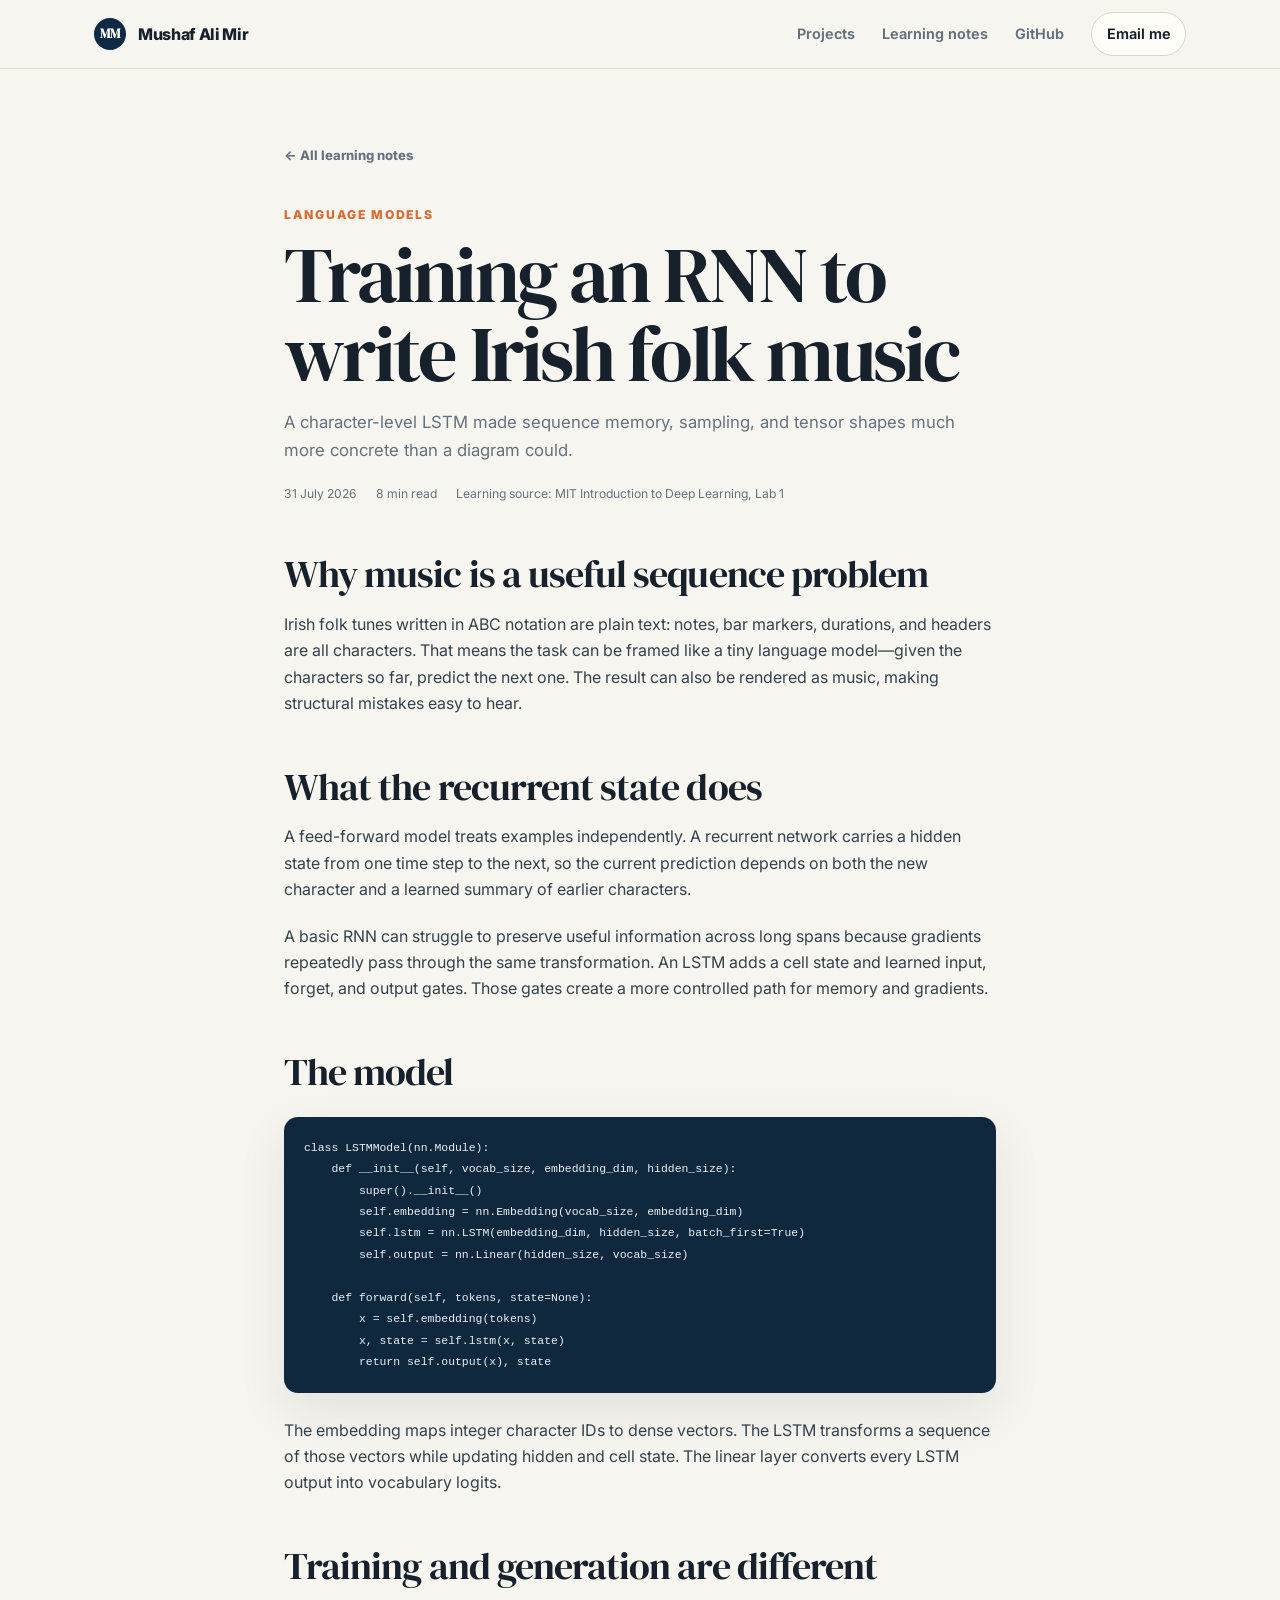
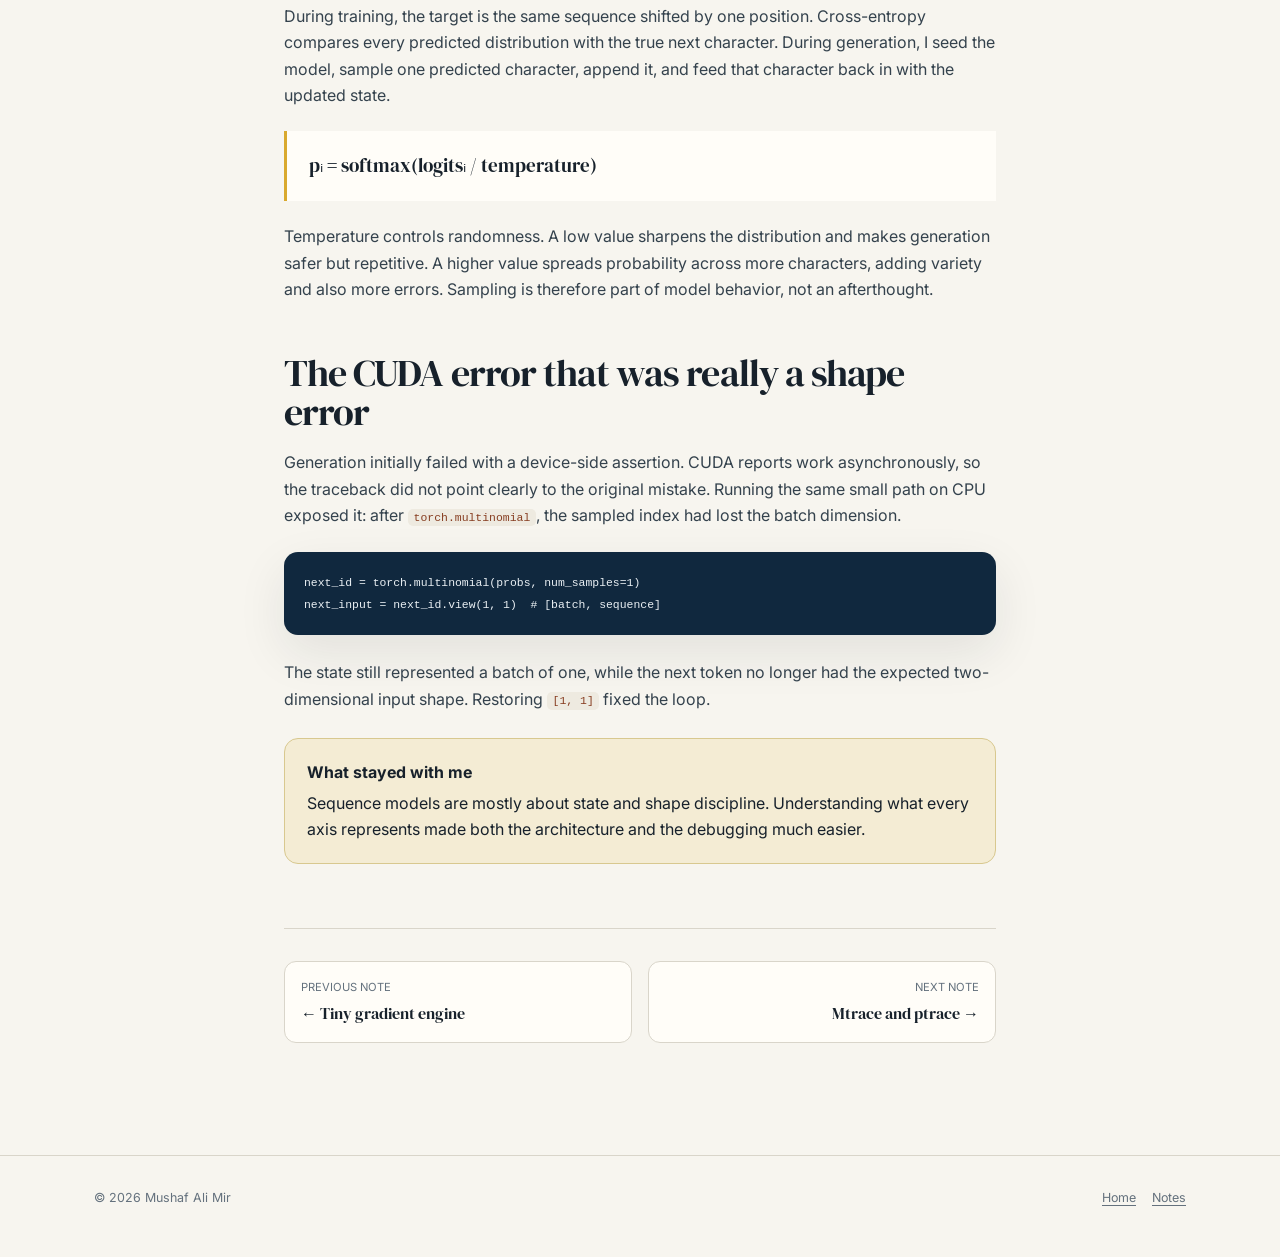
<file: posts/RNN-MusicGenerator.html>
<!doctype html><html lang="en"><head><meta charset="utf-8"><meta name="viewport" content="width=device-width, initial-scale=1"><meta name="description" content="Character-level LSTM music generation, hidden state, sampling, and debugging sequence shapes."><title>Training an RNN to write folk music — Mushaf Ali Mir</title><link rel="preconnect" href="https://fonts.googleapis.com"><link rel="preconnect" href="https://fonts.gstatic.com" crossorigin><link href="https://fonts.googleapis.com/css2?family=DM+Serif+Display&family=Inter:wght@400;600;700;800&display=swap" rel="stylesheet"><link rel="stylesheet" href="../style.css"><script src="../script.js" defer></script></head>
<body><header class="site-nav"><nav class="nav-inner"><a class="brand" href="../index.html"><span class="brand-mark">MM</span><span>Mushaf Ali Mir</span></a><button class="menu-button" type="button" aria-label="Open navigation" aria-expanded="false">☰</button><div class="nav-links"><a href="../index.html#projects">Projects</a><a href="../blog.html">Learning notes</a><a href="https://github.com/RED-Mushaf-Ali-Mir">GitHub</a><a class="nav-cta" href="mailto:mushafalimir49@gmail.com">Email me</a></div></nav></header>
<main class="article-shell"><a class="back-link" href="../blog.html">← All learning notes</a><article><header class="article-header"><p class="kicker">Language models</p><h1>Training an RNN to write Irish folk music</h1><p class="article-deck">A character-level LSTM made sequence memory, sampling, and tensor shapes much more concrete than a diagram could.</p><div class="article-meta"><time datetime="2026-07-31">31 July 2026</time><span>8 min read</span><span>Learning source: MIT Introduction to Deep Learning, Lab 1</span></div></header>
<div class="article-body"><h2>Why music is a useful sequence problem</h2><p>Irish folk tunes written in ABC notation are plain text: notes, bar markers, durations, and headers are all characters. That means the task can be framed like a tiny language model—given the characters so far, predict the next one. The result can also be rendered as music, making structural mistakes easy to hear.</p>
<h2>What the recurrent state does</h2><p>A feed-forward model treats examples independently. A recurrent network carries a hidden state from one time step to the next, so the current prediction depends on both the new character and a learned summary of earlier characters.</p><p>A basic RNN can struggle to preserve useful information across long spans because gradients repeatedly pass through the same transformation. An LSTM adds a cell state and learned input, forget, and output gates. Those gates create a more controlled path for memory and gradients.</p>
<h2>The model</h2><pre><code>class LSTMModel(nn.Module):
    def __init__(self, vocab_size, embedding_dim, hidden_size):
        super().__init__()
        self.embedding = nn.Embedding(vocab_size, embedding_dim)
        self.lstm = nn.LSTM(embedding_dim, hidden_size, batch_first=True)
        self.output = nn.Linear(hidden_size, vocab_size)

    def forward(self, tokens, state=None):
        x = self.embedding(tokens)
        x, state = self.lstm(x, state)
        return self.output(x), state</code></pre><p>The embedding maps integer character IDs to dense vectors. The LSTM transforms a sequence of those vectors while updating hidden and cell state. The linear layer converts every LSTM output into vocabulary logits.</p>
<h2>Training and generation are different</h2><p>During training, the target is the same sequence shifted by one position. Cross-entropy compares every predicted distribution with the true next character. During generation, I seed the model, sample one predicted character, append it, and feed that character back in with the updated state.</p><div class="formula">pᵢ = softmax(logitsᵢ / temperature)</div><p>Temperature controls randomness. A low value sharpens the distribution and makes generation safer but repetitive. A higher value spreads probability across more characters, adding variety and also more errors. Sampling is therefore part of model behavior, not an afterthought.</p>
<h2>The CUDA error that was really a shape error</h2><p>Generation initially failed with a device-side assertion. CUDA reports work asynchronously, so the traceback did not point clearly to the original mistake. Running the same small path on CPU exposed it: after <code>torch.multinomial</code>, the sampled index had lost the batch dimension.</p><pre><code>next_id = torch.multinomial(probs, num_samples=1)
next_input = next_id.view(1, 1)  # [batch, sequence]</code></pre><p>The state still represented a batch of one, while the next token no longer had the expected two-dimensional input shape. Restoring <code>[1, 1]</code> fixed the loop.</p>
<div class="callout"><strong>What stayed with me</strong>Sequence models are mostly about state and shape discipline. Understanding what every axis represents made both the architecture and the debugging much easier.</div>
<nav class="article-nav"><a href="micrograd.html"><small>Previous note</small><strong>← Tiny gradient engine</strong></a><a href="mini-strace.html"><small>Next note</small><strong>Mtrace and ptrace →</strong></a></nav></div></article></main><footer class="site-footer"><div class="footer-inner"><span>© 2026 Mushaf Ali Mir</span><div class="footer-links"><a href="../index.html">Home</a><a href="../blog.html">Notes</a></div></div></footer></body></html>
</file>
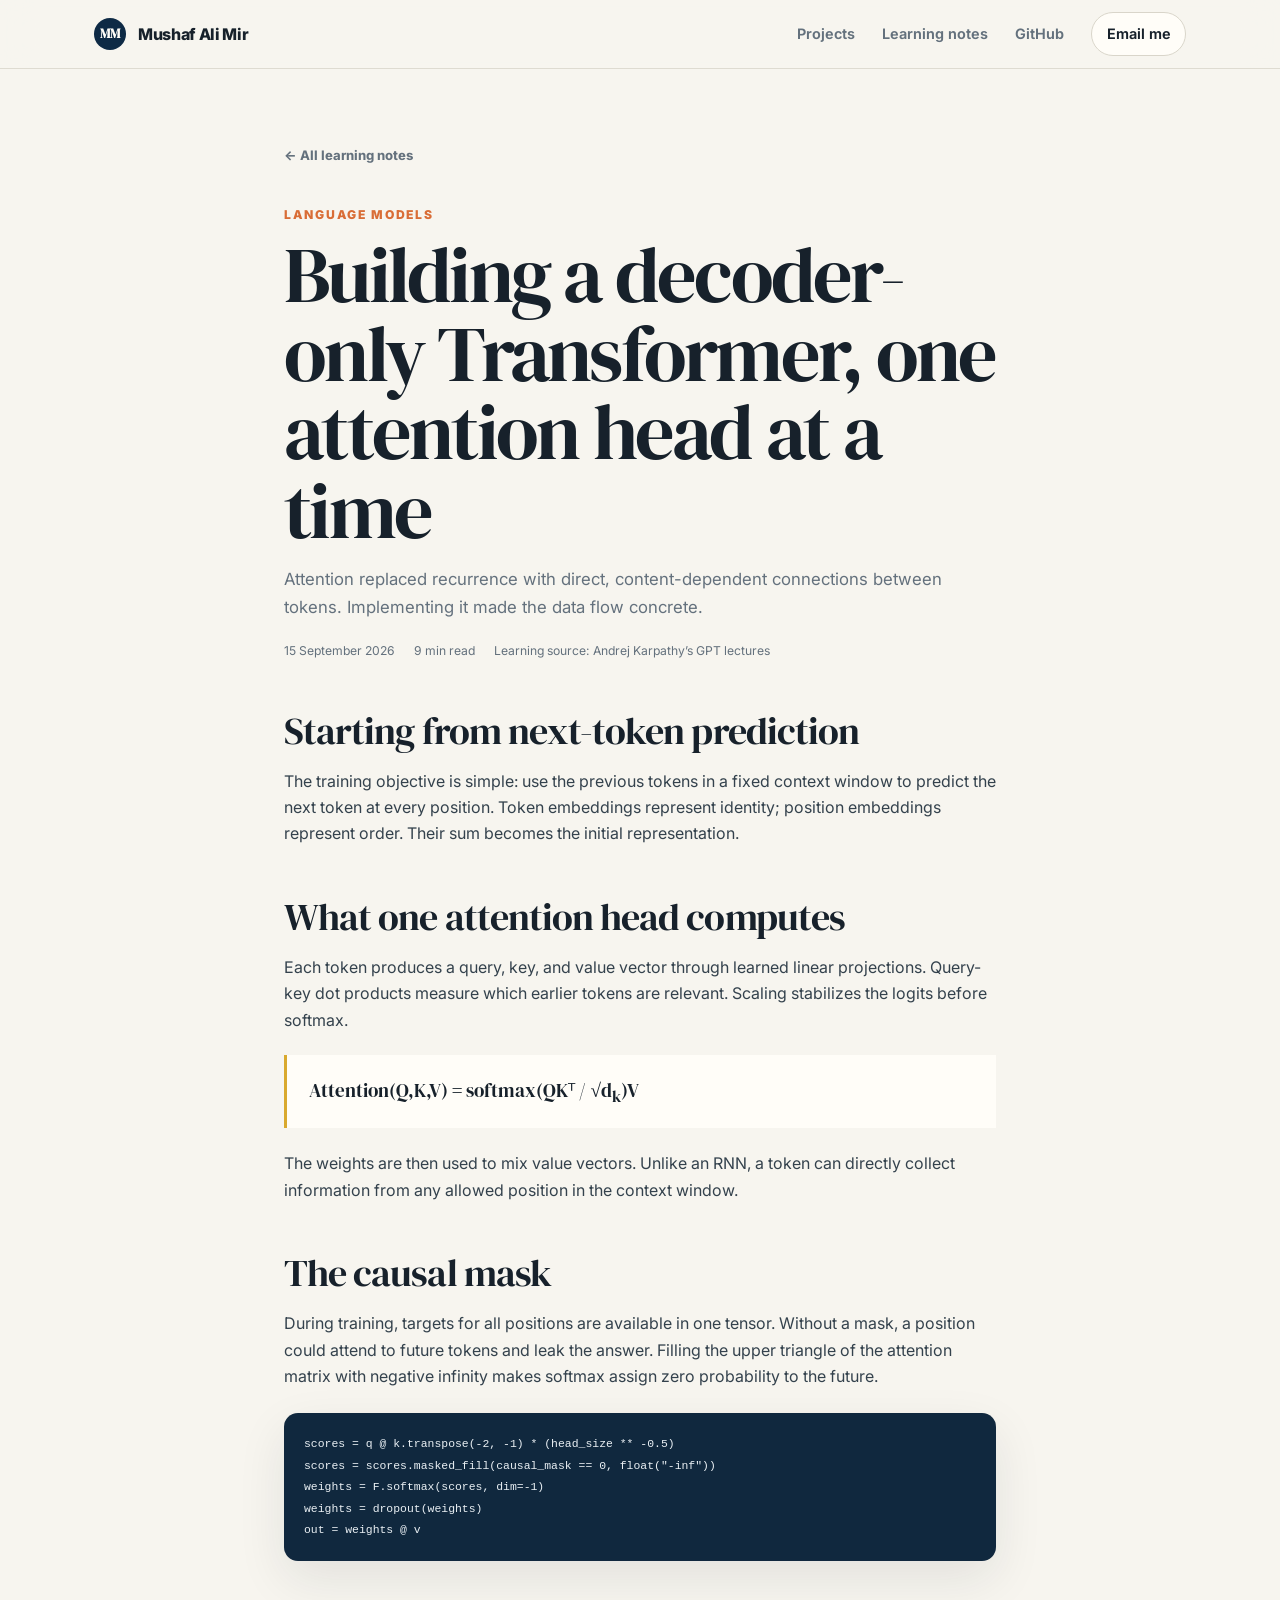
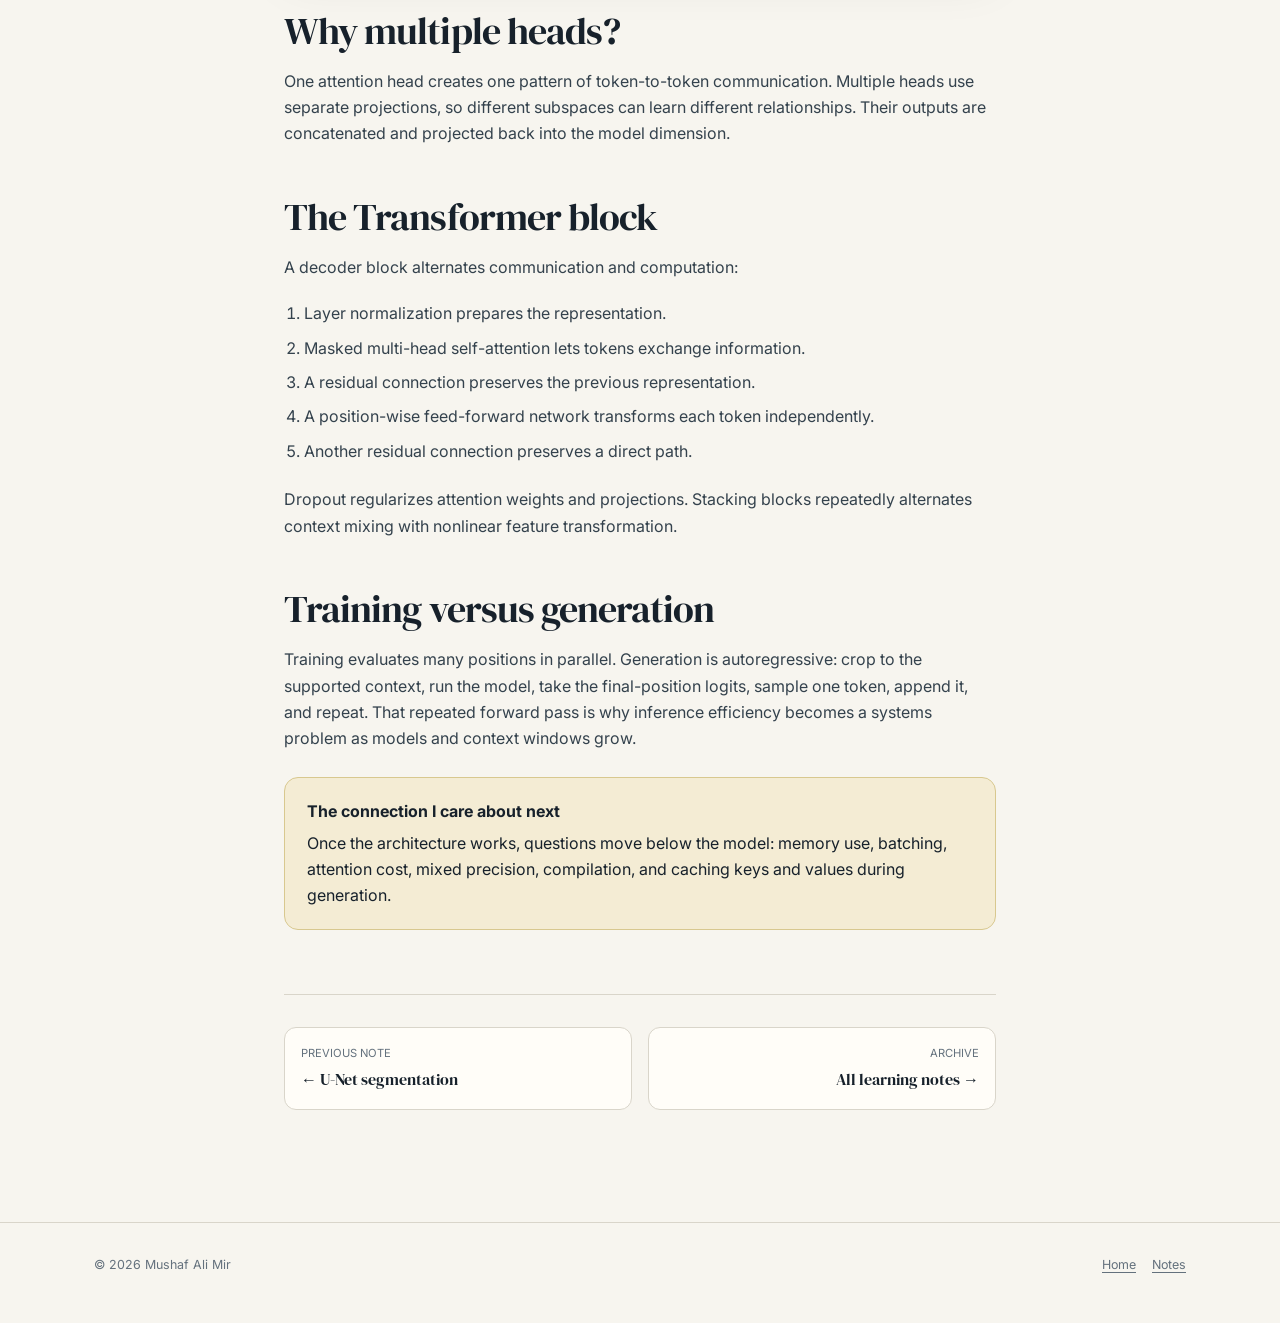
<file: posts/transformer.html>
<!doctype html><html lang="en"><head><meta charset="utf-8"><meta name="viewport" content="width=device-width, initial-scale=1"><meta name="description" content="Building a decoder-only Transformer: embeddings, causal self-attention, multiple heads, residual paths, and generation."><title>Building a decoder-only Transformer — Mushaf Ali Mir</title><link rel="preconnect" href="https://fonts.googleapis.com"><link rel="preconnect" href="https://fonts.gstatic.com" crossorigin><link href="https://fonts.googleapis.com/css2?family=DM+Serif+Display&family=Inter:wght@400;600;700;800&display=swap" rel="stylesheet"><link rel="stylesheet" href="../style.css"><script src="../script.js" defer></script></head>
<body><header class="site-nav"><nav class="nav-inner"><a class="brand" href="../index.html"><span class="brand-mark">MM</span><span>Mushaf Ali Mir</span></a><button class="menu-button" type="button" aria-label="Open navigation" aria-expanded="false">☰</button><div class="nav-links"><a href="../index.html#projects">Projects</a><a href="../blog.html">Learning notes</a><a href="https://github.com/RED-Mushaf-Ali-Mir">GitHub</a><a class="nav-cta" href="mailto:mushafalimir49@gmail.com">Email me</a></div></nav></header>
<main class="article-shell"><a class="back-link" href="../blog.html">← All learning notes</a><article><header class="article-header"><p class="kicker">Language models</p><h1>Building a decoder-only Transformer, one attention head at a time</h1><p class="article-deck">Attention replaced recurrence with direct, content-dependent connections between tokens. Implementing it made the data flow concrete.</p><div class="article-meta"><time datetime="2026-09-15">15 September 2026</time><span>9 min read</span><span>Learning source: Andrej Karpathy’s GPT lectures</span></div></header>
<div class="article-body"><h2>Starting from next-token prediction</h2><p>The training objective is simple: use the previous tokens in a fixed context window to predict the next token at every position. Token embeddings represent identity; position embeddings represent order. Their sum becomes the initial representation.</p>
<h2>What one attention head computes</h2><p>Each token produces a query, key, and value vector through learned linear projections. Query-key dot products measure which earlier tokens are relevant. Scaling stabilizes the logits before softmax.</p><div class="formula">Attention(Q,K,V) = softmax(QKᵀ / √d<sub>k</sub>)V</div><p>The weights are then used to mix value vectors. Unlike an RNN, a token can directly collect information from any allowed position in the context window.</p>
<h2>The causal mask</h2><p>During training, targets for all positions are available in one tensor. Without a mask, a position could attend to future tokens and leak the answer. Filling the upper triangle of the attention matrix with negative infinity makes softmax assign zero probability to the future.</p><pre><code>scores = q @ k.transpose(-2, -1) * (head_size ** -0.5)
scores = scores.masked_fill(causal_mask == 0, float("-inf"))
weights = F.softmax(scores, dim=-1)
weights = dropout(weights)
out = weights @ v</code></pre>
<h2>Why multiple heads?</h2><p>One attention head creates one pattern of token-to-token communication. Multiple heads use separate projections, so different subspaces can learn different relationships. Their outputs are concatenated and projected back into the model dimension.</p>
<h2>The Transformer block</h2><p>A decoder block alternates communication and computation:</p><ol><li>Layer normalization prepares the representation.</li><li>Masked multi-head self-attention lets tokens exchange information.</li><li>A residual connection preserves the previous representation.</li><li>A position-wise feed-forward network transforms each token independently.</li><li>Another residual connection preserves a direct path.</li></ol><p>Dropout regularizes attention weights and projections. Stacking blocks repeatedly alternates context mixing with nonlinear feature transformation.</p>
<h2>Training versus generation</h2><p>Training evaluates many positions in parallel. Generation is autoregressive: crop to the supported context, run the model, take the final-position logits, sample one token, append it, and repeat. That repeated forward pass is why inference efficiency becomes a systems problem as models and context windows grow.</p><div class="callout"><strong>The connection I care about next</strong>Once the architecture works, questions move below the model: memory use, batching, attention cost, mixed precision, compilation, and caching keys and values during generation.</div>
<nav class="article-nav"><a href="unet.html"><small>Previous note</small><strong>← U-Net segmentation</strong></a><a href="../blog.html"><small>Archive</small><strong>All learning notes →</strong></a></nav></div></article></main><footer class="site-footer"><div class="footer-inner"><span>© 2026 Mushaf Ali Mir</span><div class="footer-links"><a href="../index.html">Home</a><a href="../blog.html">Notes</a></div></div></footer></body></html>
</file>
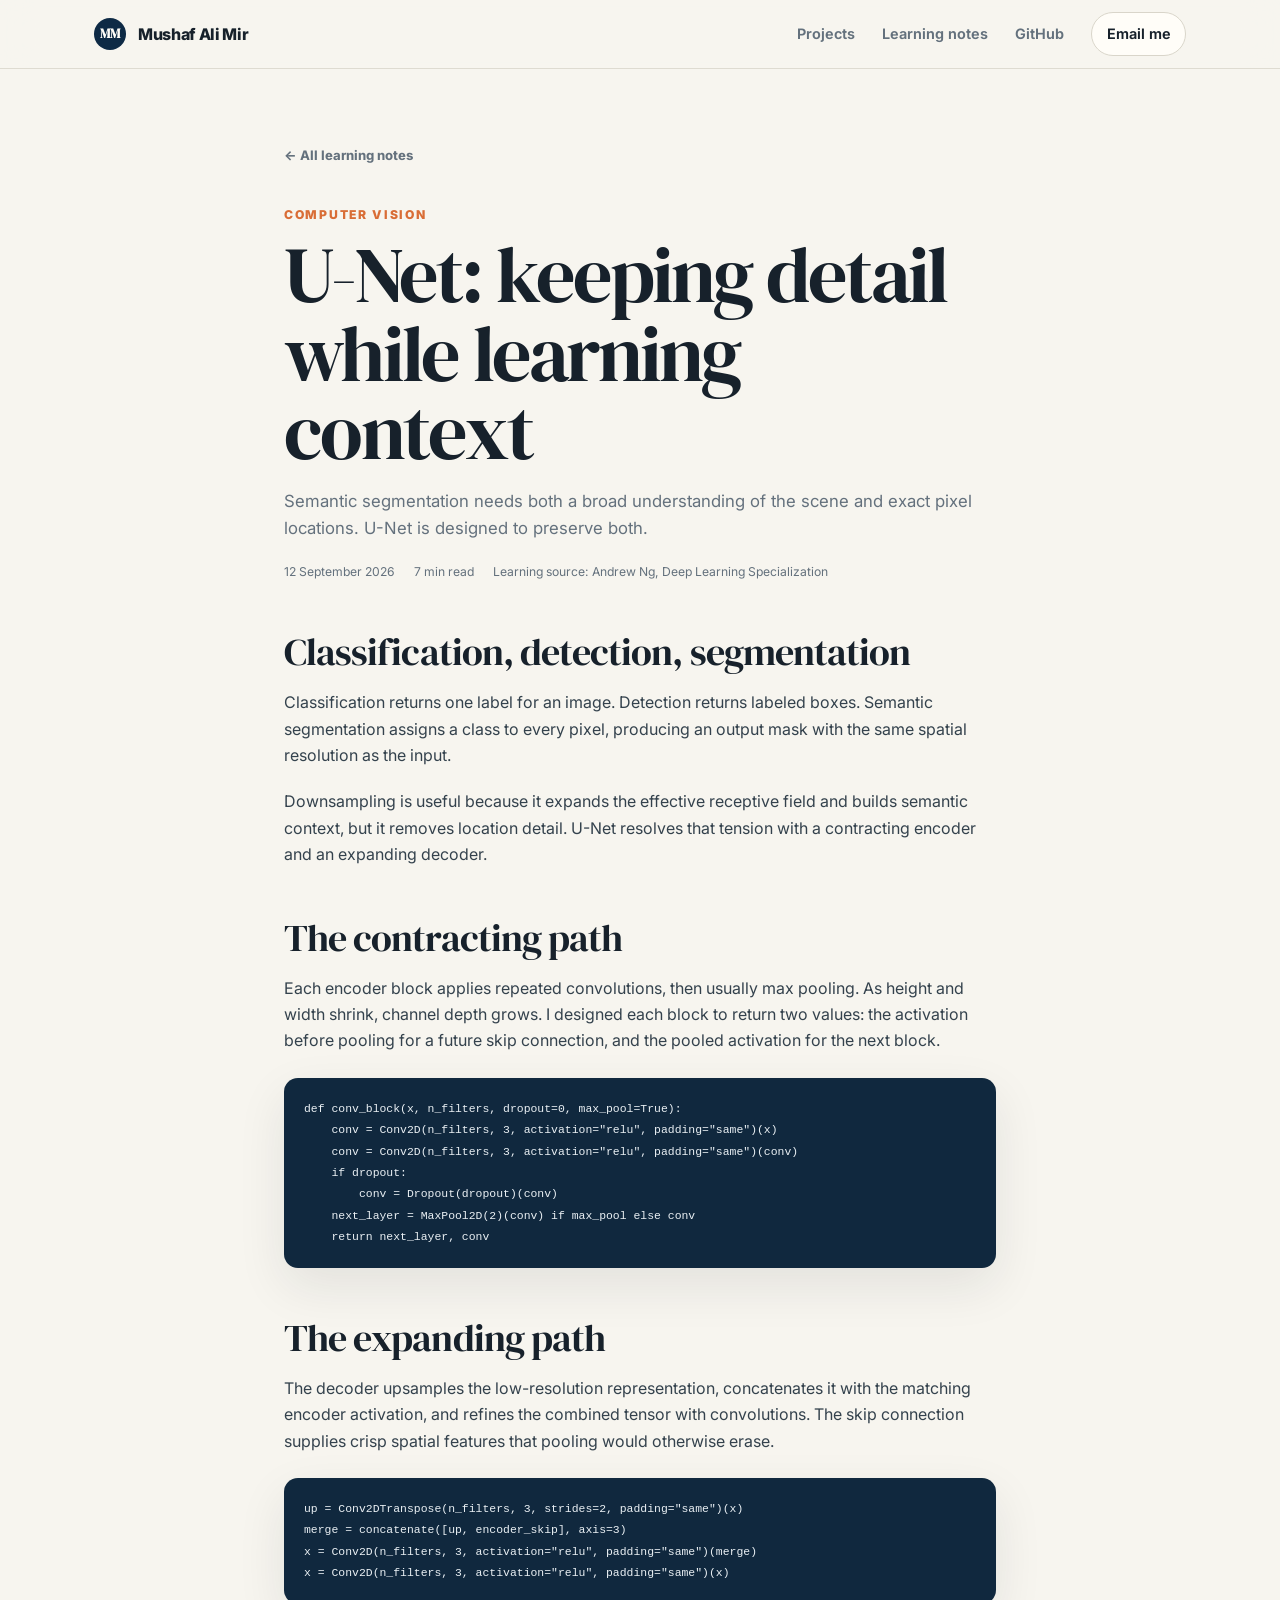
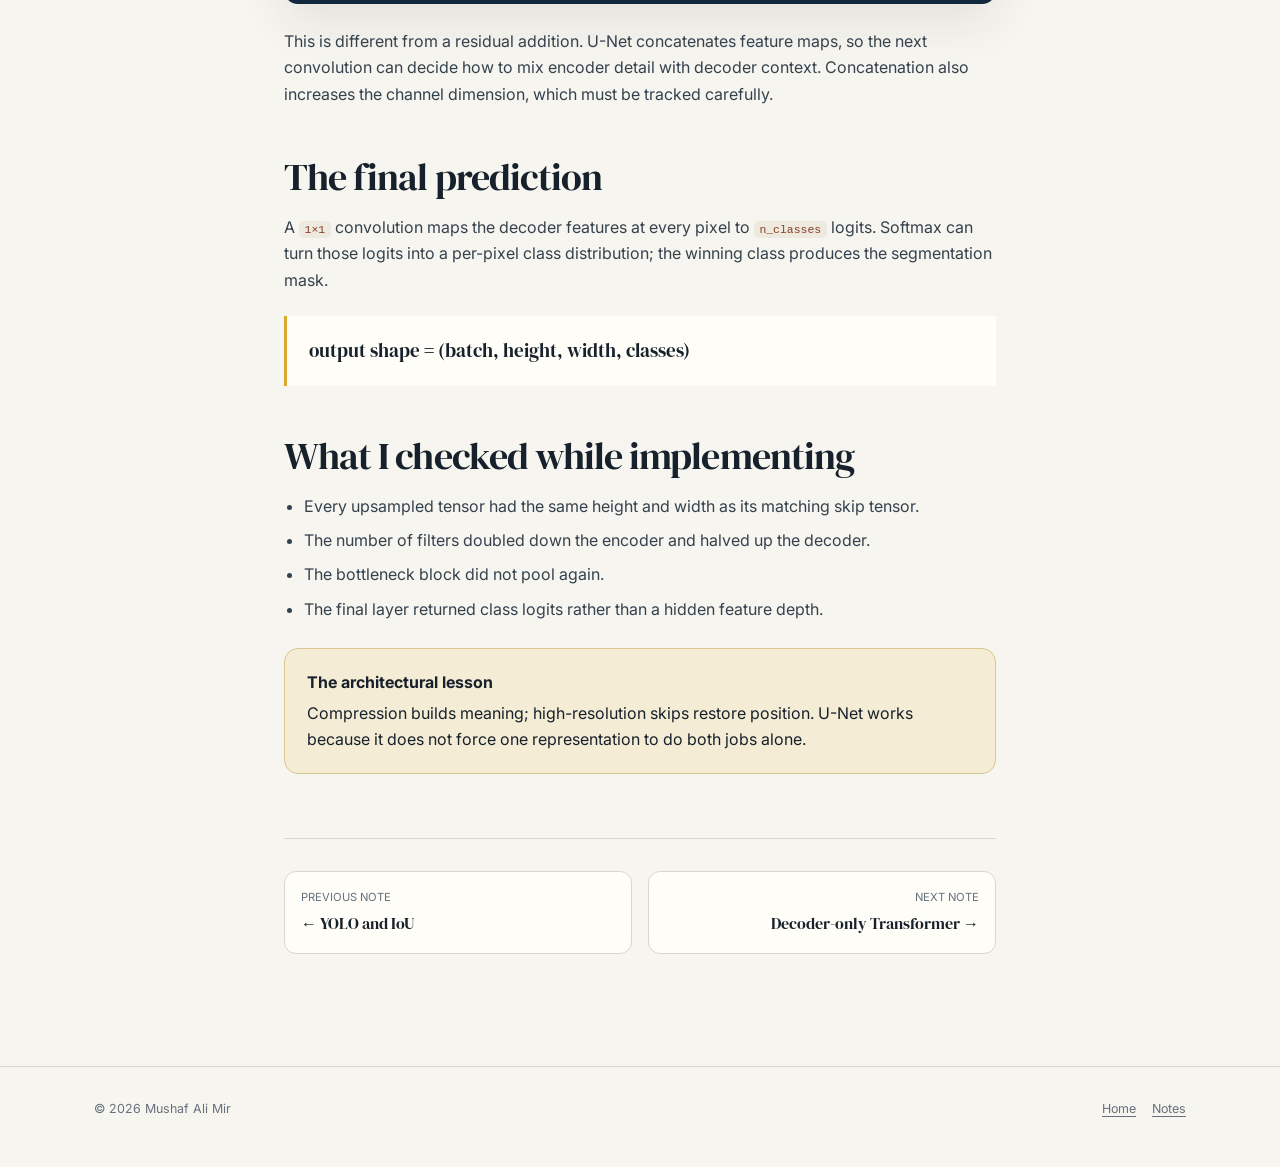
<file: posts/unet.html>
<!doctype html><html lang="en"><head><meta charset="utf-8"><meta name="viewport" content="width=device-width, initial-scale=1"><meta name="description" content="U-Net semantic segmentation, encoder-decoder design, upsampling, skip connections, and pixel-wise output."><title>U-Net: keeping detail while learning context — Mushaf Ali Mir</title><link rel="preconnect" href="https://fonts.googleapis.com"><link rel="preconnect" href="https://fonts.gstatic.com" crossorigin><link href="https://fonts.googleapis.com/css2?family=DM+Serif+Display&family=Inter:wght@400;600;700;800&display=swap" rel="stylesheet"><link rel="stylesheet" href="../style.css"><script src="../script.js" defer></script></head>
<body><header class="site-nav"><nav class="nav-inner"><a class="brand" href="../index.html"><span class="brand-mark">MM</span><span>Mushaf Ali Mir</span></a><button class="menu-button" type="button" aria-label="Open navigation" aria-expanded="false">☰</button><div class="nav-links"><a href="../index.html#projects">Projects</a><a href="../blog.html">Learning notes</a><a href="https://github.com/RED-Mushaf-Ali-Mir">GitHub</a><a class="nav-cta" href="mailto:mushafalimir49@gmail.com">Email me</a></div></nav></header>
<main class="article-shell"><a class="back-link" href="../blog.html">← All learning notes</a><article><header class="article-header"><p class="kicker">Computer vision</p><h1>U-Net: keeping detail while learning context</h1><p class="article-deck">Semantic segmentation needs both a broad understanding of the scene and exact pixel locations. U-Net is designed to preserve both.</p><div class="article-meta"><time datetime="2026-09-12">12 September 2026</time><span>7 min read</span><span>Learning source: Andrew Ng, Deep Learning Specialization</span></div></header>
<div class="article-body"><h2>Classification, detection, segmentation</h2><p>Classification returns one label for an image. Detection returns labeled boxes. Semantic segmentation assigns a class to every pixel, producing an output mask with the same spatial resolution as the input.</p><p>Downsampling is useful because it expands the effective receptive field and builds semantic context, but it removes location detail. U-Net resolves that tension with a contracting encoder and an expanding decoder.</p>
<h2>The contracting path</h2><p>Each encoder block applies repeated convolutions, then usually max pooling. As height and width shrink, channel depth grows. I designed each block to return two values: the activation before pooling for a future skip connection, and the pooled activation for the next block.</p><pre><code>def conv_block(x, n_filters, dropout=0, max_pool=True):
    conv = Conv2D(n_filters, 3, activation="relu", padding="same")(x)
    conv = Conv2D(n_filters, 3, activation="relu", padding="same")(conv)
    if dropout:
        conv = Dropout(dropout)(conv)
    next_layer = MaxPool2D(2)(conv) if max_pool else conv
    return next_layer, conv</code></pre>
<h2>The expanding path</h2><p>The decoder upsamples the low-resolution representation, concatenates it with the matching encoder activation, and refines the combined tensor with convolutions. The skip connection supplies crisp spatial features that pooling would otherwise erase.</p><pre><code>up = Conv2DTranspose(n_filters, 3, strides=2, padding="same")(x)
merge = concatenate([up, encoder_skip], axis=3)
x = Conv2D(n_filters, 3, activation="relu", padding="same")(merge)
x = Conv2D(n_filters, 3, activation="relu", padding="same")(x)</code></pre><p>This is different from a residual addition. U-Net concatenates feature maps, so the next convolution can decide how to mix encoder detail with decoder context. Concatenation also increases the channel dimension, which must be tracked carefully.</p>
<h2>The final prediction</h2><p>A <code>1×1</code> convolution maps the decoder features at every pixel to <code>n_classes</code> logits. Softmax can turn those logits into a per-pixel class distribution; the winning class produces the segmentation mask.</p><div class="formula">output shape = (batch, height, width, classes)</div>
<h2>What I checked while implementing</h2><ul><li>Every upsampled tensor had the same height and width as its matching skip tensor.</li><li>The number of filters doubled down the encoder and halved up the decoder.</li><li>The bottleneck block did not pool again.</li><li>The final layer returned class logits rather than a hidden feature depth.</li></ul><div class="callout"><strong>The architectural lesson</strong>Compression builds meaning; high-resolution skips restore position. U-Net works because it does not force one representation to do both jobs alone.</div>
<nav class="article-nav"><a href="yolo.html"><small>Previous note</small><strong>← YOLO and IoU</strong></a><a href="transformer.html"><small>Next note</small><strong>Decoder-only Transformer →</strong></a></nav></div></article></main><footer class="site-footer"><div class="footer-inner"><span>© 2026 Mushaf Ali Mir</span><div class="footer-links"><a href="../index.html">Home</a><a href="../blog.html">Notes</a></div></div></footer></body></html>
</file>
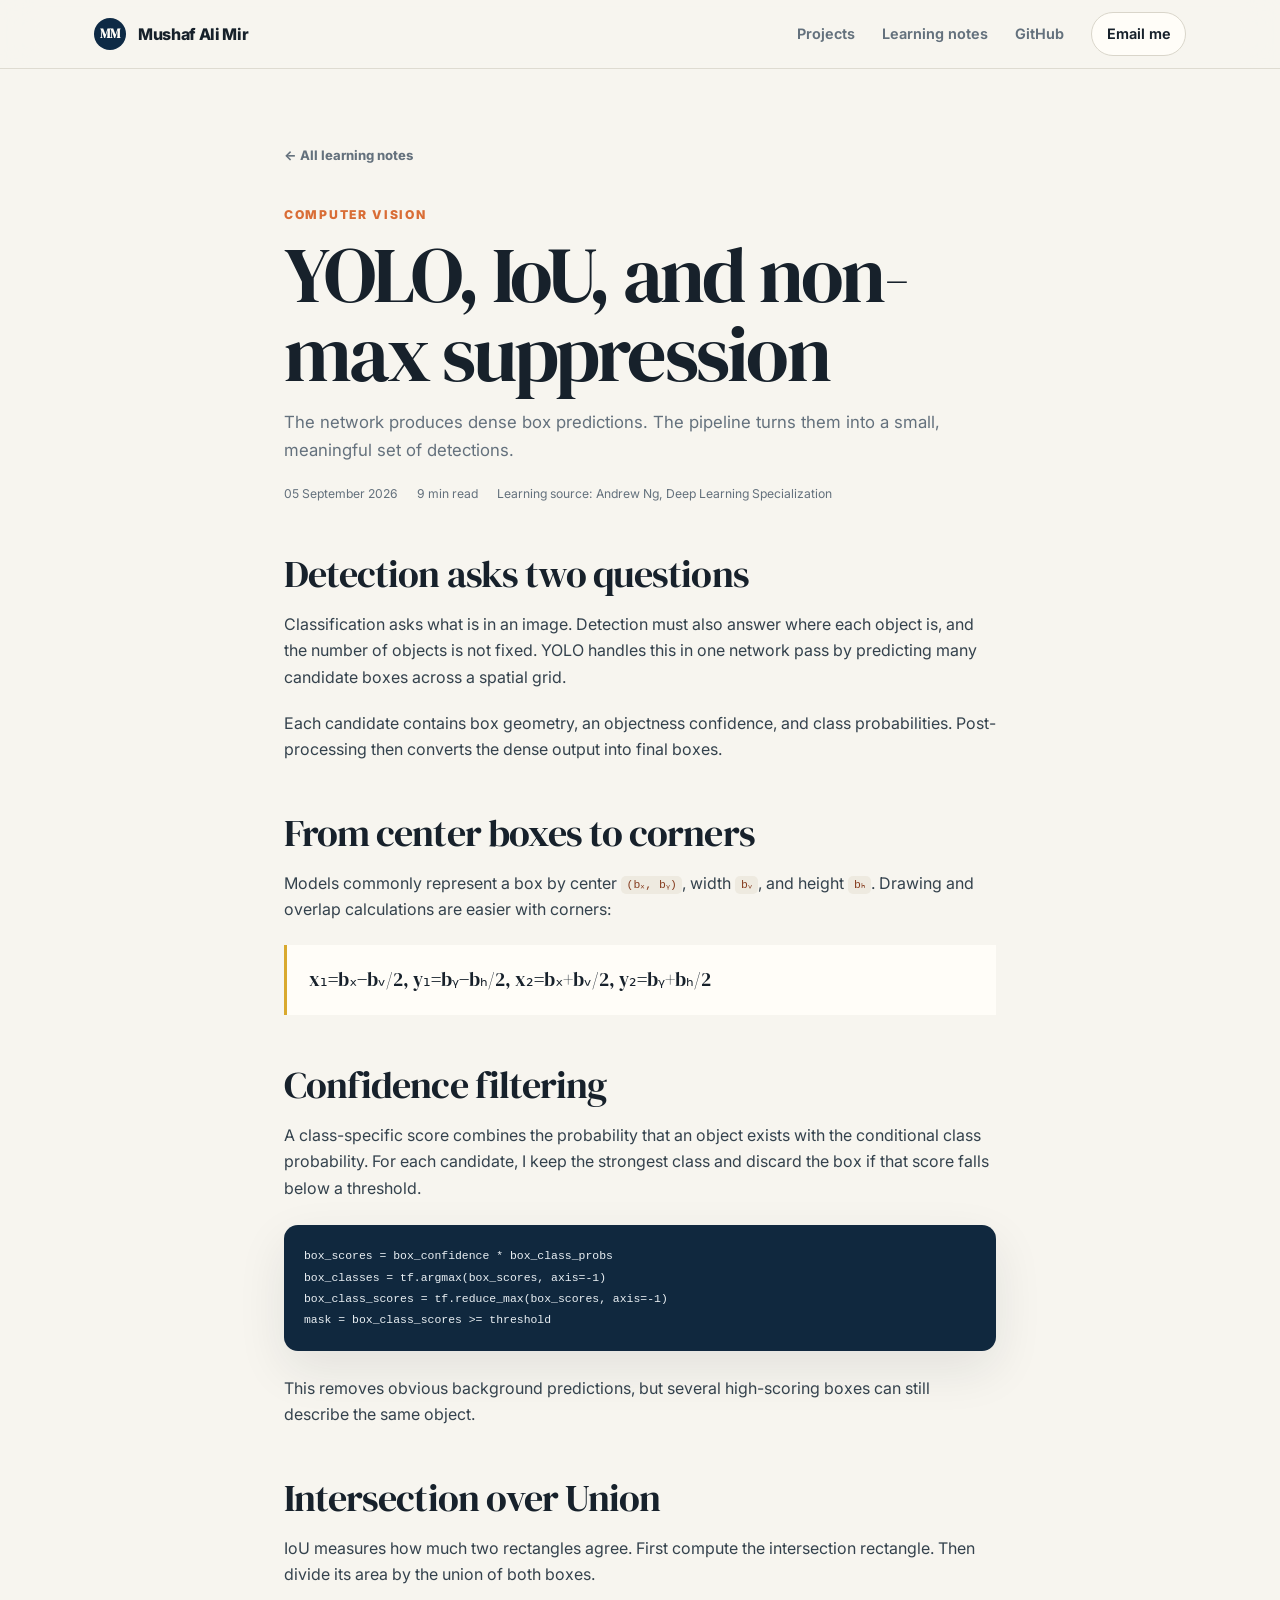
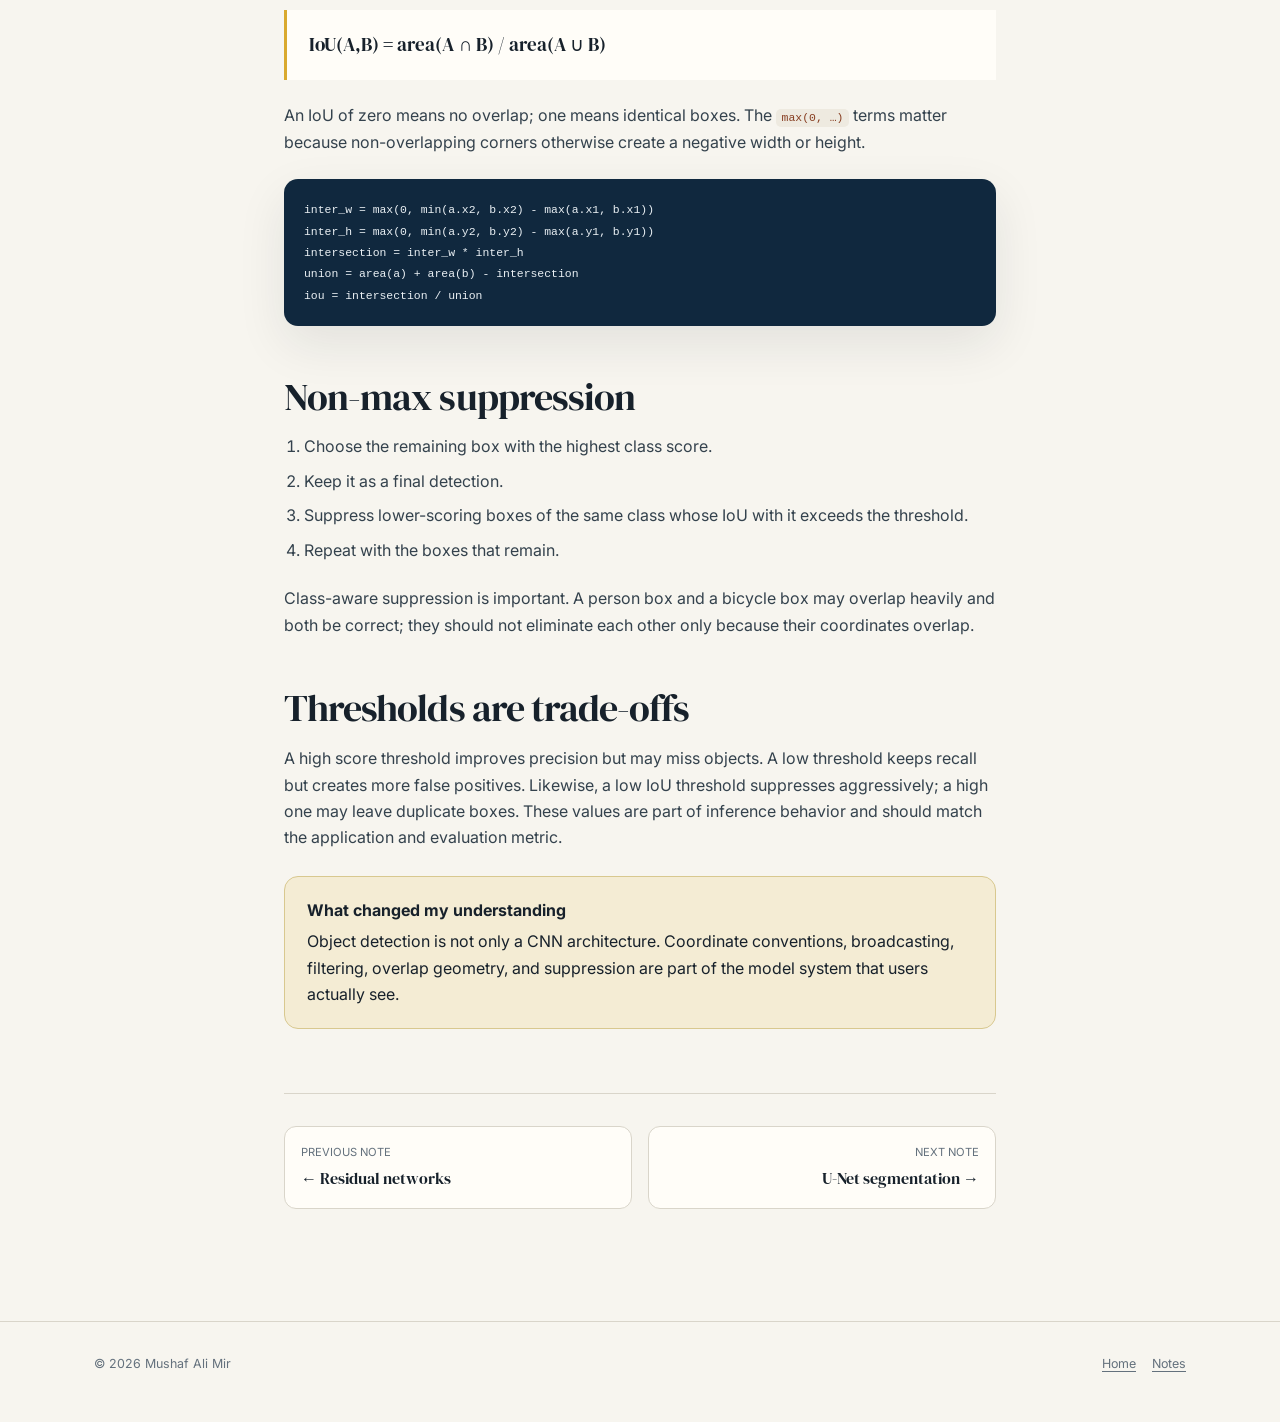
<file: posts/yolo.html>
<!doctype html><html lang="en"><head><meta charset="utf-8"><meta name="viewport" content="width=device-width, initial-scale=1"><meta name="description" content="YOLO object detection, box coordinates, confidence filtering, IoU, and non-max suppression explained."><title>YOLO, IoU, and non-max suppression — Mushaf Ali Mir</title><link rel="preconnect" href="https://fonts.googleapis.com"><link rel="preconnect" href="https://fonts.gstatic.com" crossorigin><link href="https://fonts.googleapis.com/css2?family=DM+Serif+Display&family=Inter:wght@400;600;700;800&display=swap" rel="stylesheet"><link rel="stylesheet" href="../style.css"><script src="../script.js" defer></script></head>
<body><header class="site-nav"><nav class="nav-inner"><a class="brand" href="../index.html"><span class="brand-mark">MM</span><span>Mushaf Ali Mir</span></a><button class="menu-button" type="button" aria-label="Open navigation" aria-expanded="false">☰</button><div class="nav-links"><a href="../index.html#projects">Projects</a><a href="../blog.html">Learning notes</a><a href="https://github.com/RED-Mushaf-Ali-Mir">GitHub</a><a class="nav-cta" href="mailto:mushafalimir49@gmail.com">Email me</a></div></nav></header>
<main class="article-shell"><a class="back-link" href="../blog.html">← All learning notes</a><article><header class="article-header"><p class="kicker">Computer vision</p><h1>YOLO, IoU, and non-max suppression</h1><p class="article-deck">The network produces dense box predictions. The pipeline turns them into a small, meaningful set of detections.</p><div class="article-meta"><time datetime="2026-09-05">05 September 2026</time><span>9 min read</span><span>Learning source: Andrew Ng, Deep Learning Specialization</span></div></header>
<div class="article-body"><h2>Detection asks two questions</h2><p>Classification asks what is in an image. Detection must also answer where each object is, and the number of objects is not fixed. YOLO handles this in one network pass by predicting many candidate boxes across a spatial grid.</p><p>Each candidate contains box geometry, an objectness confidence, and class probabilities. Post-processing then converts the dense output into final boxes.</p>
<h2>From center boxes to corners</h2><p>Models commonly represent a box by center <code>(bₓ, bᵧ)</code>, width <code>bᵥ</code>, and height <code>bₕ</code>. Drawing and overlap calculations are easier with corners:</p><div class="formula">x₁=bₓ−bᵥ/2, y₁=bᵧ−bₕ/2, x₂=bₓ+bᵥ/2, y₂=bᵧ+bₕ/2</div>
<h2>Confidence filtering</h2><p>A class-specific score combines the probability that an object exists with the conditional class probability. For each candidate, I keep the strongest class and discard the box if that score falls below a threshold.</p><pre><code>box_scores = box_confidence * box_class_probs
box_classes = tf.argmax(box_scores, axis=-1)
box_class_scores = tf.reduce_max(box_scores, axis=-1)
mask = box_class_scores >= threshold</code></pre><p>This removes obvious background predictions, but several high-scoring boxes can still describe the same object.</p>
<h2>Intersection over Union</h2><p>IoU measures how much two rectangles agree. First compute the intersection rectangle. Then divide its area by the union of both boxes.</p><div class="formula">IoU(A,B) = area(A ∩ B) / area(A ∪ B)</div><p>An IoU of zero means no overlap; one means identical boxes. The <code>max(0, …)</code> terms matter because non-overlapping corners otherwise create a negative width or height.</p><pre><code>inter_w = max(0, min(a.x2, b.x2) - max(a.x1, b.x1))
inter_h = max(0, min(a.y2, b.y2) - max(a.y1, b.y1))
intersection = inter_w * inter_h
union = area(a) + area(b) - intersection
iou = intersection / union</code></pre>
<h2>Non-max suppression</h2><ol><li>Choose the remaining box with the highest class score.</li><li>Keep it as a final detection.</li><li>Suppress lower-scoring boxes of the same class whose IoU with it exceeds the threshold.</li><li>Repeat with the boxes that remain.</li></ol><p>Class-aware suppression is important. A person box and a bicycle box may overlap heavily and both be correct; they should not eliminate each other only because their coordinates overlap.</p>
<h2>Thresholds are trade-offs</h2><p>A high score threshold improves precision but may miss objects. A low threshold keeps recall but creates more false positives. Likewise, a low IoU threshold suppresses aggressively; a high one may leave duplicate boxes. These values are part of inference behavior and should match the application and evaluation metric.</p><div class="callout"><strong>What changed my understanding</strong>Object detection is not only a CNN architecture. Coordinate conventions, broadcasting, filtering, overlap geometry, and suppression are part of the model system that users actually see.</div>
<nav class="article-nav"><a href="resnet.html"><small>Previous note</small><strong>← Residual networks</strong></a><a href="unet.html"><small>Next note</small><strong>U-Net segmentation →</strong></a></nav></div></article></main><footer class="site-footer"><div class="footer-inner"><span>© 2026 Mushaf Ali Mir</span><div class="footer-links"><a href="../index.html">Home</a><a href="../blog.html">Notes</a></div></div></footer></body></html>
</file>
<file: style.css>
*, *::before, *::after { box-sizing: border-box; }

:root {
  --ink: #17212b;
  --muted: #64717d;
  --paper: #f7f5ef;
  --paper-2: #eeeae0;
  --white: #fffdf8;
  --line: #d9d5ca;
  --blue: #173f63;
  --blue-2: #0e2a45;
  --gold: #d9a92e;
  --orange: #d96d36;
  --shadow: 0 18px 50px rgba(23, 33, 43, .09);
  --max: 1140px;
  --reading: 760px;
  --serif: "DM Serif Display", Georgia, serif;
  --sans: Inter, ui-sans-serif, system-ui, -apple-system, BlinkMacSystemFont, "Segoe UI", sans-serif;
}

html { scroll-behavior: smooth; scroll-padding-top: 84px; }
body { margin: 0; background: var(--paper); color: var(--ink); font-family: var(--sans); line-height: 1.65; }
body.menu-open { overflow: hidden; }
a { color: inherit; }
img { max-width: 100%; display: block; }
button, input { font: inherit; }
:focus-visible { outline: 3px solid rgba(217, 169, 46, .75); outline-offset: 3px; }
.skip-link { position: fixed; top: .75rem; left: .75rem; z-index: 200; transform: translateY(-160%); background: var(--white); padding: .65rem 1rem; border-radius: 999px; }
.skip-link:focus { transform: translateY(0); }

.site-nav { position: sticky; top: 0; z-index: 100; border-bottom: 1px solid rgba(217, 213, 202, .8); background: rgba(247, 245, 239, .9); backdrop-filter: blur(16px); }
.nav-inner { max-width: var(--max); min-height: 68px; margin: 0 auto; padding: 0 1.5rem; display: flex; align-items: center; justify-content: space-between; gap: 2rem; }
.brand { display: inline-flex; align-items: center; gap: .75rem; text-decoration: none; font-weight: 800; letter-spacing: -.02em; }
.brand-mark { width: 32px; height: 32px; border-radius: 50%; display: grid; place-items: center; background: var(--blue-2); color: var(--white); font-family: var(--serif); font-size: .8rem; }
.nav-links { display: flex; align-items: center; gap: 1.7rem; }
.nav-links a { color: var(--muted); font-size: .9rem; font-weight: 650; text-decoration: none; }
.nav-links a:hover, .nav-links a[aria-current="page"] { color: var(--blue); }
.nav-cta { padding: .55rem .9rem; border: 1px solid var(--line); border-radius: 999px; background: var(--white); color: var(--ink) !important; }
.menu-button { display: none; width: 42px; height: 42px; border: 1px solid var(--line); border-radius: 50%; background: var(--white); color: var(--ink); cursor: pointer; }

.hero { min-height: 690px; position: relative; display: grid; place-items: center; overflow: hidden; background: var(--blue-2) url("assets/starry-night.webp") center 47% / cover no-repeat; color: var(--white); }
.hero::before { content: ""; position: absolute; inset: 0; background: linear-gradient(90deg, rgba(6, 25, 44, .88), rgba(6, 25, 44, .45) 48%, rgba(6, 25, 44, .75)), linear-gradient(0deg, rgba(6, 25, 44, .78), transparent 52%); }
.hero::after { content: ""; position: absolute; inset: auto 0 0; height: 120px; background: linear-gradient(transparent, var(--paper)); }
.hero-content { position: relative; z-index: 1; width: min(var(--max), calc(100% - 3rem)); padding: 6rem 0 8rem; display: grid; grid-template-columns: 1fr 320px; align-items: center; gap: clamp(3rem, 8vw, 8rem); }
.eyebrow { margin: 0 0 .9rem; color: #f4cf68; font-size: .78rem; font-weight: 800; letter-spacing: .16em; text-transform: uppercase; }
.hero h1 { max-width: 760px; margin: 0; font-family: var(--serif); font-size: clamp(3.3rem, 7vw, 6.8rem); font-weight: 400; letter-spacing: -.045em; line-height: .92; }
.hero-copy { max-width: 650px; margin: 1.5rem 0 0; color: rgba(255,255,255,.82); font-size: clamp(1rem, 2vw, 1.15rem); }
.hero-actions { display: flex; flex-wrap: wrap; gap: .8rem; margin-top: 2rem; }
.button { display: inline-flex; align-items: center; justify-content: center; gap: .55rem; min-height: 46px; padding: .7rem 1.1rem; border-radius: 999px; background: var(--gold); color: #102131; text-decoration: none; font-size: .9rem; font-weight: 800; transition: transform .18s ease, background .18s ease; }
.button:hover { transform: translateY(-2px); background: #efc44d; }
.button.secondary { border: 1px solid rgba(255,255,255,.38); background: rgba(255,255,255,.08); color: var(--white); backdrop-filter: blur(8px); }
.portrait-wrap { position: relative; justify-self: center; }
.portrait-frame { width: min(30vw, 300px); aspect-ratio: 4 / 5; padding: 10px; border: 1px solid rgba(255,255,255,.52); border-radius: 48% 48% 18px 18px; background: rgba(255,255,255,.12); box-shadow: 0 32px 80px rgba(0,0,0,.4); transform: rotate(2deg); }
.portrait-frame img { width: 100%; height: 100%; border-radius: inherit; object-fit: cover; background: #c7b98a; }
.portrait-note { position: absolute; right: -1.5rem; bottom: 1.5rem; margin: 0; padding: .5rem .75rem; border: 1px solid rgba(255,255,255,.3); border-radius: 999px; background: rgba(8,30,50,.74); color: rgba(255,255,255,.8); font-family: var(--serif); font-size: .8rem; transform: rotate(-3deg); backdrop-filter: blur(8px); }

.page { max-width: var(--max); margin: 0 auto; padding: 0 1.5rem; }
.section { padding: 6.5rem 0; }
.section + .section { border-top: 1px solid var(--line); }
.section-head { display: grid; grid-template-columns: minmax(0, 1fr) minmax(280px, 520px); gap: 2rem; align-items: end; margin-bottom: 2.6rem; }
.kicker { margin: 0 0 .65rem; color: var(--orange); font-size: .76rem; font-weight: 850; letter-spacing: .14em; text-transform: uppercase; }
h2, .page-title { margin: 0; font-family: var(--serif); font-weight: 400; letter-spacing: -.025em; line-height: 1.06; }
h2 { font-size: clamp(2.4rem, 5vw, 4rem); }
.section-intro { margin: 0; color: var(--muted); font-size: 1rem; }
.about-grid { display: grid; grid-template-columns: 1.2fr .8fr; gap: clamp(2rem, 7vw, 6rem); }
.lead { margin: 0 0 1.1rem; font-family: var(--serif); font-size: clamp(1.55rem, 3vw, 2.15rem); line-height: 1.28; }
.about-copy p:not(.lead) { color: var(--muted); }
.focus-list { margin: 0; padding: 0; list-style: none; border-top: 1px solid var(--line); }
.focus-list li { display: grid; grid-template-columns: 2.5rem 1fr; gap: .75rem; padding: 1rem 0; border-bottom: 1px solid var(--line); }
.focus-list span { color: var(--orange); font-family: var(--serif); }
.focus-list strong { display: block; margin-bottom: .2rem; font-size: .95rem; }
.focus-list small { color: var(--muted); font-size: .82rem; line-height: 1.5; }
.skill-row { display: flex; flex-wrap: wrap; gap: .55rem; margin-top: 1.8rem; }
.pill { padding: .42rem .72rem; border: 1px solid var(--line); border-radius: 999px; background: rgba(255,255,255,.45); color: #4e5b66; font-size: .78rem; font-weight: 700; }

.project-list { display: grid; grid-template-columns: repeat(12, 1fr); gap: 1rem; }
.project-card { grid-column: span 6; min-height: 310px; position: relative; overflow: hidden; display: flex; flex-direction: column; padding: 1.65rem; border: 1px solid var(--line); border-radius: 22px; background: var(--white); transition: transform .2s ease, box-shadow .2s ease; }
.project-card:first-child { grid-column: span 7; background: var(--blue-2); color: var(--white); }
.project-card:nth-child(2) { grid-column: span 5; background: #e9dfbf; }
.project-card:hover { transform: translateY(-4px); box-shadow: var(--shadow); }
.project-number { color: var(--orange); font-family: var(--serif); font-size: .9rem; }
.project-card:first-child .project-number { color: #f4cf68; }
.project-card h3 { max-width: 470px; margin: auto 0 .75rem; font-family: var(--serif); font-size: clamp(1.65rem, 3vw, 2.35rem); font-weight: 400; line-height: 1.08; }
.project-card p { max-width: 540px; margin: 0; color: var(--muted); font-size: .9rem; }
.project-card:first-child p { color: rgba(255,255,255,.7); }
.project-meta { display: flex; justify-content: space-between; align-items: center; gap: 1rem; margin-top: 1.45rem; color: var(--muted); font-size: .75rem; font-weight: 750; }
.project-card:first-child .project-meta { color: rgba(255,255,255,.64); }
.project-link { text-decoration: none; }
.project-link::after { content: ""; position: absolute; inset: 0; }

.blog-preview { display: grid; grid-template-columns: 1.05fr .95fr; border: 1px solid var(--line); border-radius: 22px; overflow: hidden; background: var(--white); }
.featured-post { min-height: 430px; position: relative; display: flex; flex-direction: column; padding: 2rem; background: linear-gradient(145deg, #143c61, #091d32); color: var(--white); text-decoration: none; }
.featured-post::after { content: "σ"; position: absolute; right: 1.5rem; top: .5rem; color: rgba(255,255,255,.05); font-family: var(--serif); font-size: 12rem; }
.post-tag { align-self: flex-start; padding: .35rem .6rem; border-radius: 999px; background: rgba(217,169,46,.18); color: #f4cf68; font-size: .7rem; font-weight: 850; letter-spacing: .08em; text-transform: uppercase; }
.featured-post h3 { max-width: 520px; margin: auto 0 1rem; font-family: var(--serif); font-size: clamp(2rem, 4vw, 3.1rem); font-weight: 400; line-height: 1.05; }
.featured-post p { margin: 0; color: rgba(255,255,255,.68); font-size: .92rem; }
.post-list { display: flex; flex-direction: column; }
.post-row { flex: 1; display: grid; grid-template-columns: 84px 1fr auto; gap: 1rem; align-items: center; padding: 1.35rem 1.5rem; border-bottom: 1px solid var(--line); text-decoration: none; }
.post-row:last-child { border-bottom: 0; }
.post-row:hover h3 { color: var(--blue); }
.post-date { color: var(--muted); font-size: .72rem; text-transform: uppercase; }
.post-row h3 { margin: 0 0 .25rem; font-family: var(--serif); font-size: 1.15rem; font-weight: 400; line-height: 1.25; }
.post-row p { margin: 0; color: var(--muted); font-size: .78rem; }
.arrow { color: var(--orange); font-size: 1.2rem; }
.section-action { margin-top: 1.5rem; text-align: right; }
.text-link { color: var(--blue); font-size: .88rem; font-weight: 800; text-underline-offset: 4px; }

.notes-hero { max-width: var(--max); margin: 0 auto; padding: 6rem 1.5rem 3rem; }
.page-title { max-width: 820px; font-size: clamp(3.2rem, 8vw, 6.5rem); }
.notes-hero p { max-width: 650px; margin: 1.4rem 0 0; color: var(--muted); font-size: 1.05rem; }
.filters { max-width: var(--max); margin: 0 auto; padding: 0 1.5rem 2rem; display: flex; flex-wrap: wrap; gap: .5rem; }
.filter { border: 1px solid var(--line); border-radius: 999px; padding: .5rem .85rem; background: transparent; color: var(--muted); font-size: .8rem; font-weight: 750; cursor: pointer; }
.filter:hover, .filter.active { border-color: var(--blue); background: var(--blue); color: var(--white); }
.notes-grid { max-width: var(--max); margin: 0 auto; padding: 0 1.5rem 7rem; display: grid; grid-template-columns: repeat(2, minmax(0, 1fr)); gap: 1rem; }
.note-card { min-height: 280px; display: flex; flex-direction: column; padding: 1.5rem; border: 1px solid var(--line); border-radius: 18px; background: var(--white); text-decoration: none; transition: transform .18s ease, box-shadow .18s ease; }
.note-card:hover { transform: translateY(-3px); box-shadow: var(--shadow); }
.note-card[hidden] { display: none; }
.note-card .meta { display: flex; justify-content: space-between; gap: 1rem; color: var(--muted); font-size: .72rem; }
.note-card h2 { margin: auto 0 .8rem; font-size: clamp(1.6rem, 3vw, 2.15rem); }
.note-card p { margin: 0; color: var(--muted); font-size: .85rem; }

.article-shell { max-width: var(--reading); margin: 0 auto; padding: 4.5rem 1.5rem 7rem; }
.back-link { display: inline-flex; margin-bottom: 2.4rem; color: var(--muted); font-size: .82rem; font-weight: 750; text-decoration: none; }
.back-link:hover { color: var(--blue); }
.article-header { margin-bottom: 3rem; }
.article-header h1 { margin: .7rem 0 1rem; font-family: var(--serif); font-size: clamp(2.6rem, 7vw, 4.9rem); font-weight: 400; letter-spacing: -.035em; line-height: 1; }
.article-deck { margin: 0 0 1.2rem; color: var(--muted); font-size: 1.05rem; }
.article-meta { display: flex; flex-wrap: wrap; gap: .7rem 1.2rem; color: var(--muted); font-size: .76rem; }
.article-body h2 { margin: 3.2rem 0 1rem; font-size: clamp(1.75rem, 4vw, 2.35rem); }
.article-body h3 { margin: 2rem 0 .7rem; font-family: var(--serif); font-size: 1.35rem; font-weight: 400; }
.article-body p, .article-body li { color: #34424d; }
.article-body p { margin: 0 0 1.25rem; }
.article-body ul, .article-body ol { margin: 0 0 1.4rem; padding-left: 1.25rem; }
.article-body li + li { margin-top: .5rem; }
.article-body code { padding: .15rem .35rem; border-radius: 5px; background: var(--paper-2); color: #873e21; font-size: .88em; }
.article-body pre { overflow-x: auto; margin: 1.5rem 0; padding: 1.25rem; border-radius: 14px; background: #10283e; color: #eaf0f4; box-shadow: var(--shadow); }
.article-body pre code { padding: 0; background: none; color: inherit; }
.formula { margin: 1.4rem 0; padding: 1.2rem 1.4rem; border-left: 3px solid var(--gold); background: var(--white); font-family: var(--serif); font-size: 1.2rem; }
.callout { margin: 1.6rem 0; padding: 1.25rem 1.4rem; border: 1px solid #d8c88f; border-radius: 14px; background: #f4ecd4; }
.callout strong { display: block; margin-bottom: .3rem; }
.article-nav { display: grid; grid-template-columns: 1fr 1fr; gap: 1rem; margin-top: 4rem; padding-top: 2rem; border-top: 1px solid var(--line); }
.article-nav a { padding: 1rem; border: 1px solid var(--line); border-radius: 12px; background: var(--white); text-decoration: none; }
.article-nav small { display: block; color: var(--muted); font-size: .7rem; text-transform: uppercase; }
.article-nav strong { display: block; margin-top: .25rem; font-family: var(--serif); font-weight: 400; }
.article-nav a:last-child { text-align: right; }

.site-footer { border-top: 1px solid var(--line); }
.footer-inner { max-width: var(--max); margin: 0 auto; padding: 2rem 1.5rem 3rem; display: flex; justify-content: space-between; gap: 2rem; color: var(--muted); font-size: .78rem; }
.footer-links { display: flex; flex-wrap: wrap; gap: 1rem; }
.footer-links a { text-underline-offset: 3px; }

@media (max-width: 850px) {
  .menu-button { display: grid; place-items: center; }
  .nav-links { position: fixed; inset: 68px 0 auto; display: none; flex-direction: column; align-items: stretch; gap: 0; padding: 1rem 1.5rem 2rem; border-bottom: 1px solid var(--line); background: var(--paper); }
  .nav-links.open { display: flex; }
  .nav-links a { padding: .85rem 0; font-size: 1rem; }
  .nav-cta { border: 0; border-radius: 0; background: transparent; }
  .hero { min-height: auto; }
  .hero-content { grid-template-columns: 1fr; padding-top: 4.5rem; text-align: center; }
  .hero-copy { margin-left: auto; margin-right: auto; }
  .hero-actions { justify-content: center; }
  .portrait-wrap { grid-row: 1; }
  .portrait-frame { width: 210px; }
  .section-head, .about-grid { grid-template-columns: 1fr; }
  .project-card, .project-card:first-child, .project-card:nth-child(2) { grid-column: span 12; }
  .blog-preview { grid-template-columns: 1fr; }
  .featured-post { min-height: 360px; }
}

@media (max-width: 620px) {
  .section { padding: 4.6rem 0; }
  .hero-content { width: min(100% - 2rem, var(--max)); gap: 2.5rem; padding-bottom: 7rem; }
  .hero h1 { font-size: clamp(3rem, 17vw, 4.6rem); }
  .portrait-frame { width: 170px; }
  .portrait-note { right: -1rem; }
  .project-card { min-height: 270px; }
  .post-row { grid-template-columns: 1fr auto; }
  .post-date { grid-column: 1 / -1; }
  .post-row p { display: none; }
  .notes-grid { grid-template-columns: 1fr; }
  .article-shell { padding-top: 3rem; }
  .article-nav { grid-template-columns: 1fr; }
  .article-nav a:last-child { text-align: left; }
  .footer-inner { flex-direction: column; }
}

@media (prefers-reduced-motion: reduce) {
  html { scroll-behavior: auto; }
  *, *::before, *::after { transition-duration: .01ms !important; }
}
</file>
